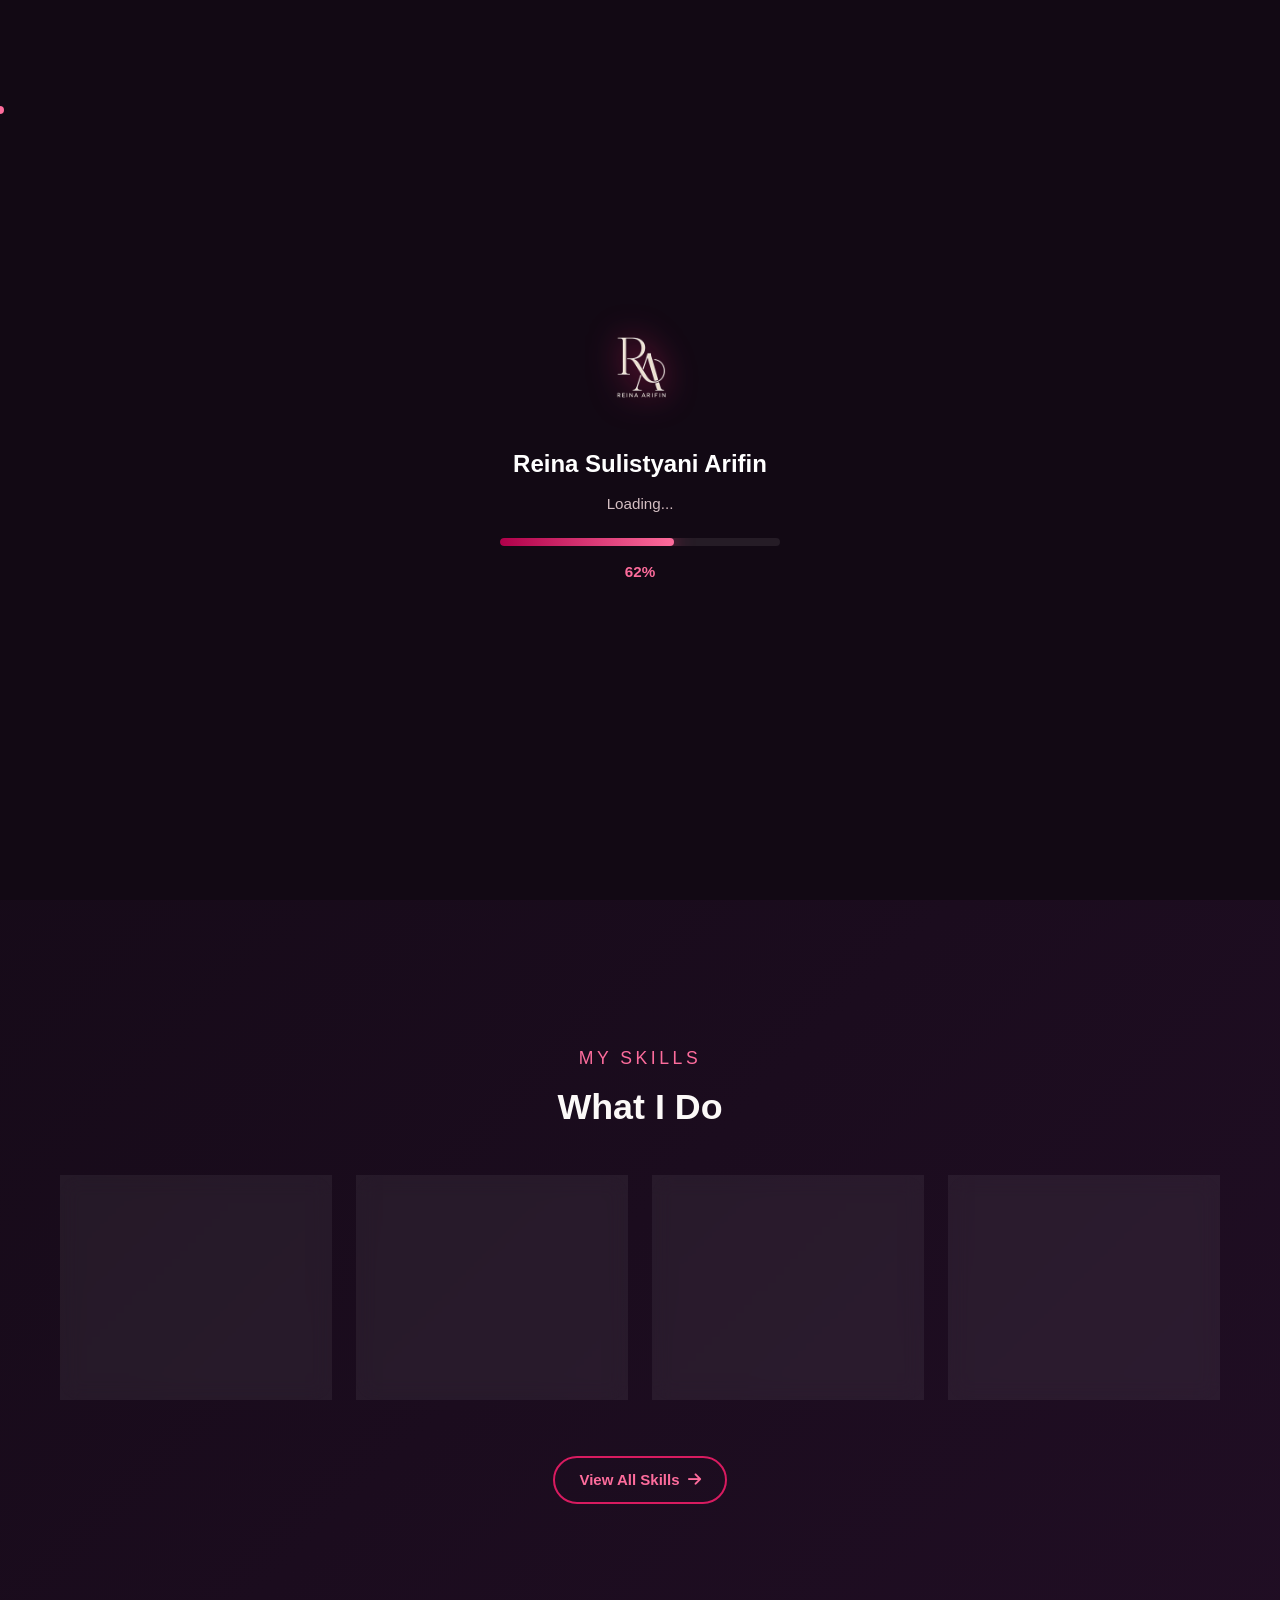
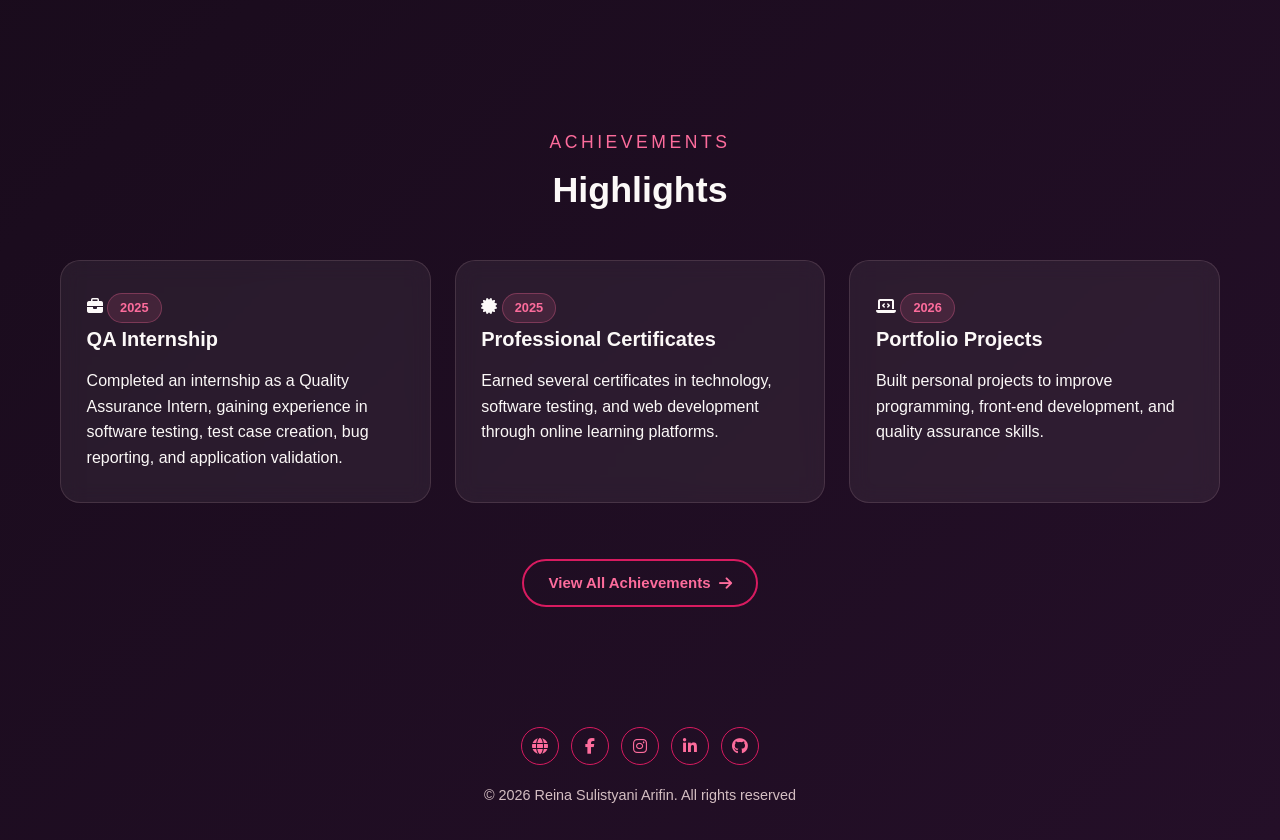
<file: index.html>
<!DOCTYPE html>
<html lang="id">
<head>
    <meta charset="UTF-8">
    <meta name="viewport" content="width=device-width, initial-scale=1.0">
    <title>Reina Sulistyani Arifin - Portofolio</title>
    <link rel="icon" type="image/png" href="src/image/logo.png">
    <meta name="description" content="Portofolio web pribadi Reina Sulistyani Arifin - QA & Web Developer.">

    <!-- CSS STYLESHEETS -->
    <link rel="stylesheet" href="src/css/style.css">
    <link rel="stylesheet" href="src/css/loading.css">
    <link rel="stylesheet" href="src/css/cursor.css">
    <link rel="stylesheet" href="src/css/typing.css">
    <link rel="stylesheet" href="src/css/tablet.css">
    <link rel="stylesheet" href="src/css/mobile.css">
    <link rel="stylesheet" href="src/css/responsive.css">

    <!-- FONT AWESOME ICONS -->
    <link rel="stylesheet" href="https://cdnjs.cloudflare.com/ajax/libs/font-awesome/6.7.2/css/all.min.css">
</head>

<body>
    <!-- PRELOADER SCREEN -->
    <div id="loader">
        <div class="loader-content">
            <img src="src/image/logo.png" alt="Logo" class="loader-logo">
            <h2>Reina Sulistyani Arifin</h2>
            <p>Loading...</p>
            <div class="progress-container">
                <div class="progress-bar" id="progress-bar"></div>
            </div>
            <span id="progress-text">0%</span>
        </div>
    </div>

    <!-- MOUSE CURSOR & PROGRESS -->
    <div class="cursor-dot"></div>
    <div class="cursor-outline"></div>
    <div id="scroll-progress"></div>
    <canvas id="stars"></canvas>

    <!-- HERO & NAVIGATION SECTION -->
    <header id="home" class="hero">
        <nav class="navbar">
            <div class="nav-links">
                <a href="index.html" class="nav-link active">
                    <i class="fa-solid fa-house"></i>
                    <span>Home</span>
                </a>
                <a href="about.html" class="nav-link">
                    <i class="fa-solid fa-user"></i>
                    <span>About</span>
                </a>
                <a href="achievement.html" class="nav-link">
                    <i class="fa-solid fa-trophy"></i>
                    <span>Achievements</span>
                </a>
                <a href="contact.html" class="nav-link">
                    <i class="fa-solid fa-envelope"></i>
                    <span>Contact</span>
                </a>
                <button id="theme-toggle" class="theme-toggle-btn" aria-label="Toggle theme">
                    <i class="fa-solid fa-sun icon-sun"></i>
                    <i class="fa-solid fa-moon icon-moon"></i>
                </button>
            </div>
        </nav>

        <section class="hero-content section">
            <div class="hero-text">
                <p class="eyebrow">HELLO, I'M</p>
                <h1>Reina Sulistyani Arifin</h1>
                <h2>
                    <span id="typing"></span>
                    <span class="cursor">|</span>
                </h2>
                <p>Informatics student passionate about technology, software development, and quality assurance. Experienced in QA through internship and always eager to learn, solve problems, and build reliable digital solutions.</p>
                
                <div class="cta-buttons">
                    <a href="about.html" class="btn btn-outline">
                        Learn More
                        <i class="fa-solid fa-arrow-right"></i>
                    </a>
                    <a href="achievement.html" class="btn btn-primary">View My Achievements</a>
                    <a href="contact.html" class="btn btn-secondary">Contact Me</a>
                </div>

                <div class="social-icons">
                    <a href="#" title="Website"><i class="fa-solid fa-globe"></i></a>
                    <a href="https://www.facebook.com/reina.arifin.7" target="_blank" title="Facebook"><i class="fa-brands fa-facebook-f"></i></a>
                    <a href="https://www.instagram.com/reinasulistyani/" target="_blank" title="Instagram"><i class="fa-brands fa-instagram"></i></a>
                    <a href="https://www.linkedin.com/in/reinasulistyaniarifin" target="_blank" title="LinkedIn"><i class="fa-brands fa-linkedin-in"></i></a>
                    <a href="https://github.com/ryeinsky" target="_blank" title="GitHub"><i class="fa-brands fa-github"></i></a>
                </div>
            </div>

            <div class="hero-avatar">
                <img src="src/image/rein.png" alt="Foto Profil Reina">
            </div>
        </section>
    </header>

    <!-- MAIN CONTENT SECTION -->
    <main>
        <!-- SKILLS SECTION -->
        <section class="home-skills section">
            <div class="section-title">
                <p>MY SKILLS</p>
                <h2>What I Do</h2>
            </div>
            <div class="skill-grid">
                <article class="skill-card">
                    <i class="fa-solid fa-vial"></i>
                    <h3>Software Testing</h3>
                    <p>Perform manual testing to ensure software quality, functionality, and reliability.</p>
                </article>
                <article class="skill-card">
                    <i class="fa-solid fa-list-check"></i>
                    <h3>Test Case Design</h3>
                    <p>Create structured and comprehensive test cases based on requirements and user scenarios.</p>
                </article>
                <article class="skill-card">
                    <i class="fa-solid fa-code"></i>
                    <h3>Web Development</h3>
                    <p>Build responsive websites using HTML, CSS, and JavaScript while continuously improving development skills.</p>
                </article>
                <article class="skill-card">
                    <i class="fa-solid fa-bug"></i>
                    <h3>Bug Reporting</h3>
                    <p>Identify issues, reproduce bugs, and provide clear reports to support the development process.</p>
                </article>
            </div>
            <div class="section-button">
                <a href="about.html" class="btn btn-outline">
                    View All Skills
                    <i class="fa-solid fa-arrow-right"></i>
                </a>
            </div>
        </section>

        <!-- ACHIEVEMENTS HIGHLIGHT SECTION -->
        <section class="home-achievements section">
            <div class="section-title">
                <p>ACHIEVEMENTS</p>
                <h2>Highlights</h2>
            </div>
            <div class="achievement-grid">
                <article class="achievement-card">
                    <i class="fa-solid fa-briefcase"></i>
                    <span class="achievement-year">2025</span>
                    <h3>QA Internship</h3>
                    <p>Completed an internship as a Quality Assurance Intern, gaining experience in software testing, test case creation, bug reporting, and application validation.</p>
                </article>
                <article class="achievement-card">
                    <i class="fa-solid fa-certificate"></i>
                    <span class="achievement-year">2025</span>
                    <h3>Professional Certificates</h3>
                    <p>Earned several certificates in technology, software testing, and web development through online learning platforms.</p>
                </article>
                <article class="achievement-card">
                    <i class="fa-solid fa-laptop-code"></i>
                    <span class="achievement-year">2026</span>
                    <h3>Portfolio Projects</h3>
                    <p>Built personal projects to improve programming, front-end development, and quality assurance skills.</p>
                </article>
            </div>

            <div class="section-button">
                <a href="achievement.html" class="btn btn-outline">
                    View All Achievements
                    <i class="fa-solid fa-arrow-right"></i>
                </a>
            </div>
        </section>
    </main>

    <!-- FOOTER SECTION -->
    <footer>
        <div class="social-icons">
            <a href="#" title="Website"><i class="fa-solid fa-globe"></i></a>
            <a href="https://www.facebook.com/reina.arifin.7" target="_blank" title="Facebook"><i class="fa-brands fa-facebook-f"></i></a>
            <a href="https://www.instagram.com/reinasulistyani/" target="_blank" title="Instagram"><i class="fa-brands fa-instagram"></i></a>
            <a href="https://www.linkedin.com/in/reinasulistyaniarifin" target="_blank" title="LinkedIn"><i class="fa-brands fa-linkedin-in"></i></a>
            <a href="https://github.com/ryeinsky" target="_blank" title="GitHub"><i class="fa-brands fa-github"></i></a>
        </div>
        <p>© 2026 Reina Sulistyani Arifin. All rights reserved</p>
    </footer>

    <!-- JAVASCRIPT SCRIPTS -->
    <script src="src/js/theme.js"></script>
    <script src="src/js/loading.js"></script>
    <script src="src/js/transition.js"></script>
    <script src="src/js/reveal.js"></script>
    <script src="src/js/typing.js"></script>
    <script src="src/js/particles.js"></script>
    <script src="src/js/scroll.js"></script>
    <script src="src/js/cursor.js"></script>
    <script src="src/js/navbar.js"></script>
</body>
</html>
</file>
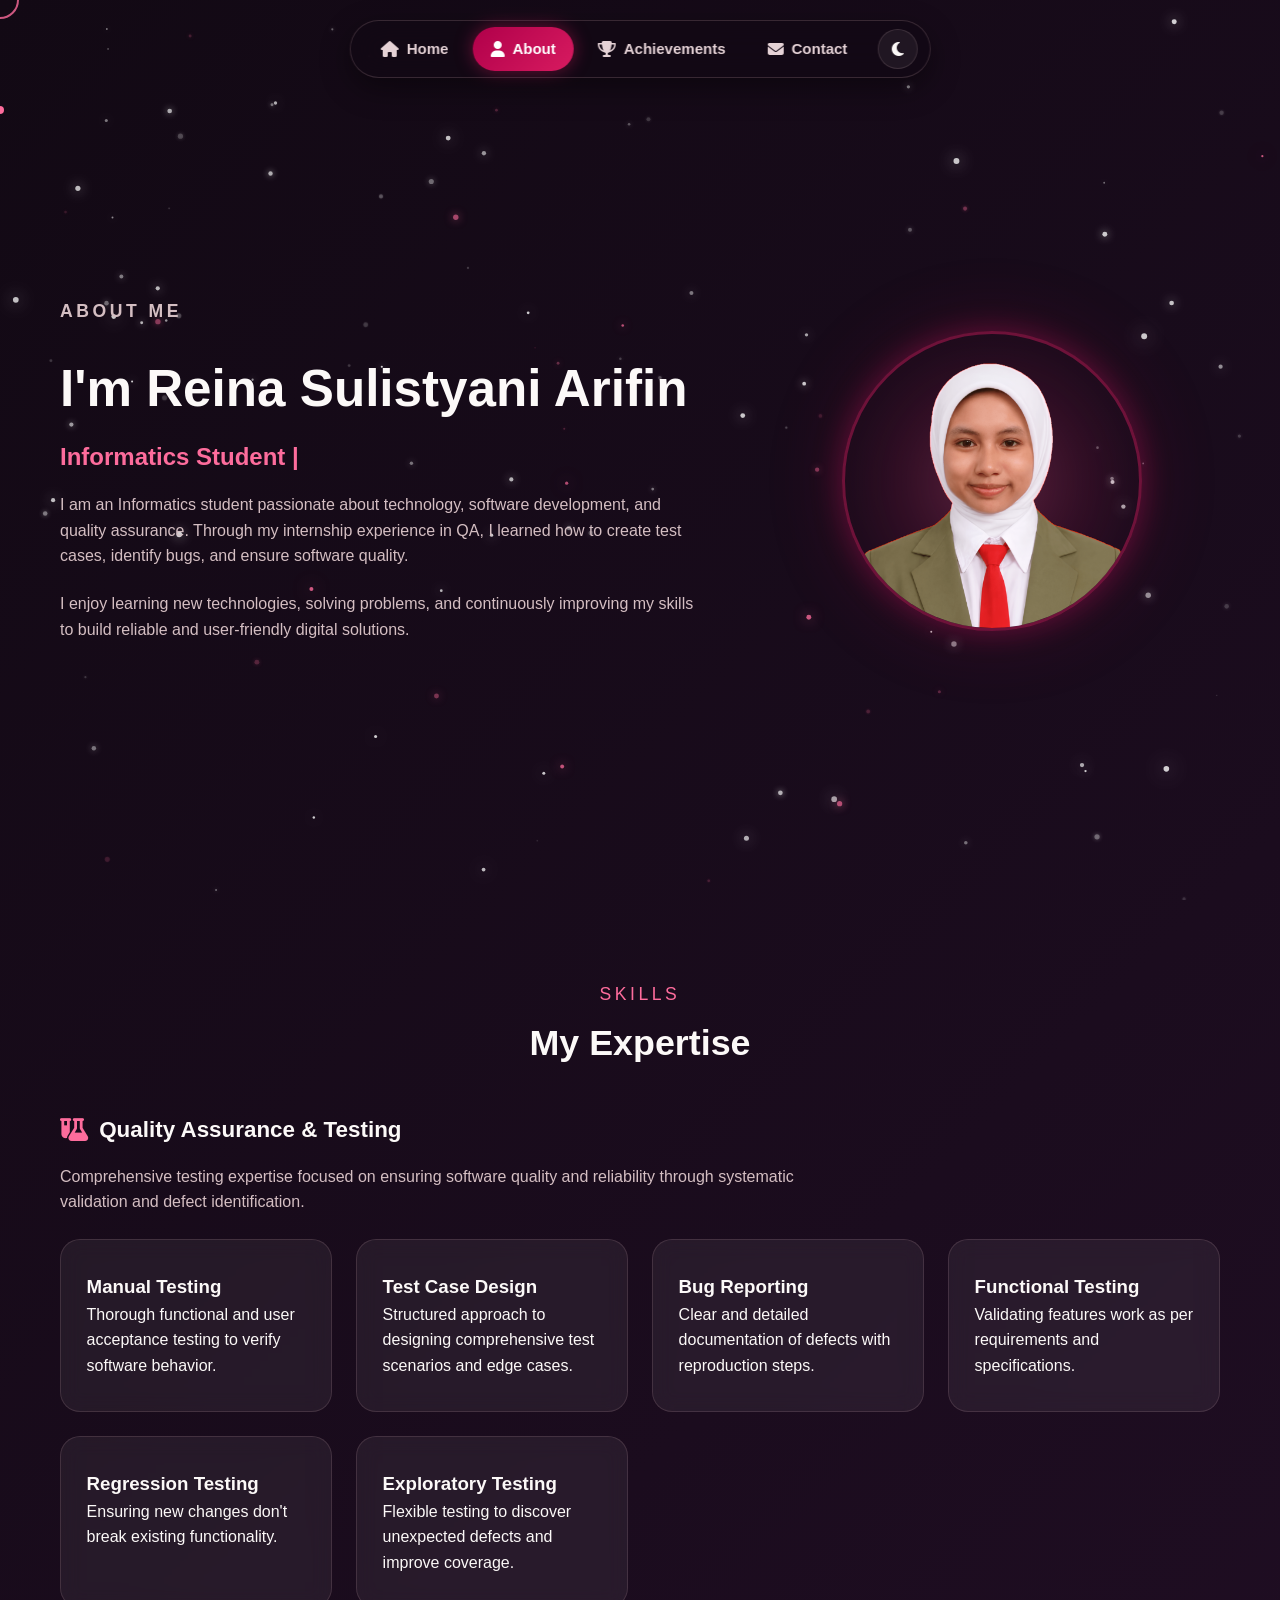
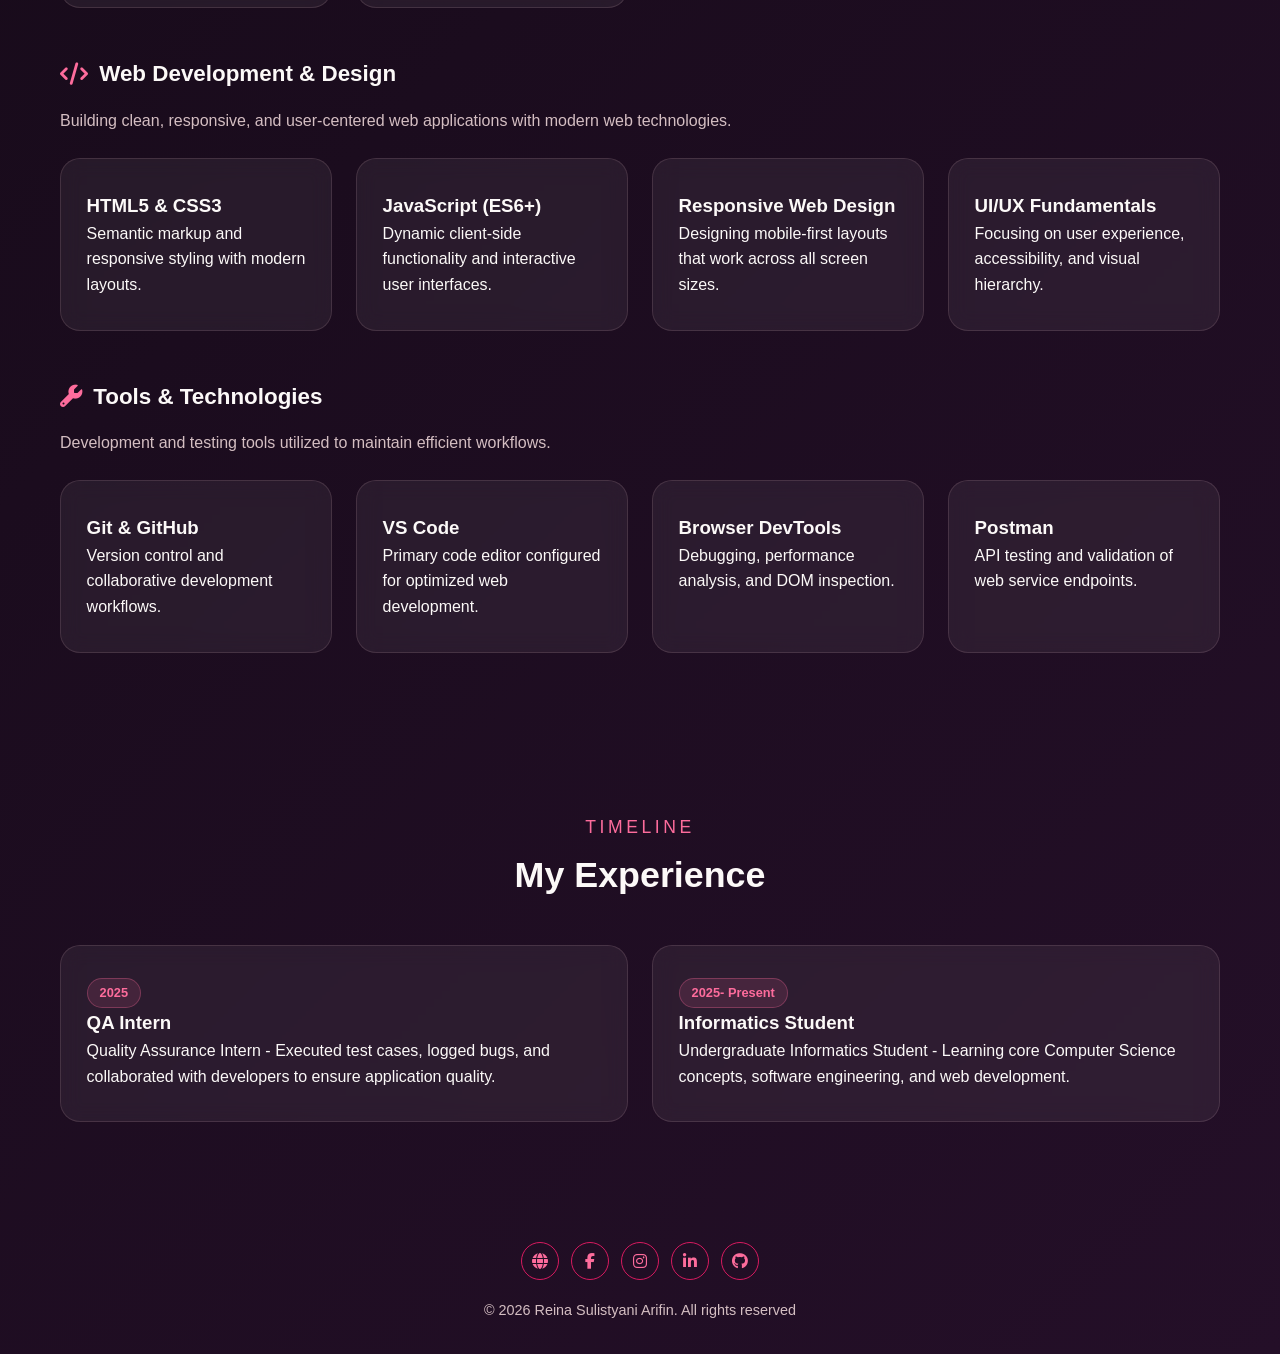
<file: about.html>
<!DOCTYPE html>
<html lang="id">
<head>
    <meta charset="UTF-8">
    <meta name="viewport" content="width=device-width, initial-scale=1.0">
    <title>About Me - Reina Sulistyani Arifin</title>
    <link rel="icon" type="image/png" href="src/image/logo.png">
    <meta name="description" content="Informasi mengenai profil, latar belakang pendidikan, keahlian QA, dan skill Reina Sulistyani Arifin.">

    <!-- CSS STYLESHEETS -->
    <link rel="stylesheet" href="src/css/style.css">
    <link rel="stylesheet" href="src/css/cursor.css">
    <link rel="stylesheet" href="src/css/typing.css">
    <link rel="stylesheet" href="src/css/tablet.css">
    <link rel="stylesheet" href="src/css/mobile.css">
    <link rel="stylesheet" href="src/css/responsive.css">

    <!-- FONT AWESOME ICONS -->
    <link rel="stylesheet" href="https://cdnjs.cloudflare.com/ajax/libs/font-awesome/6.7.2/css/all.min.css">
</head>

<body>
    <!-- MOUSE CURSOR & PROGRESS -->
    <div class="cursor-dot"></div>
    <div class="cursor-outline"></div>
    <div id="scroll-progress"></div>
    <canvas id="stars"></canvas>

    <!-- HERO & NAVIGATION SECTION -->
    <header class="hero">
        <nav class="navbar">
            <div class="nav-links">
                <a href="index.html" class="nav-link">
                    <i class="fa-solid fa-house"></i>
                    <span>Home</span>
                </a>
                <a href="about.html" class="nav-link active">
                    <i class="fa-solid fa-user"></i>
                    <span>About</span>
                </a>
                <a href="achievement.html" class="nav-link">
                    <i class="fa-solid fa-trophy"></i>
                    <span>Achievements</span>
                </a>
                <a href="contact.html" class="nav-link">
                    <i class="fa-solid fa-envelope"></i>
                    <span>Contact</span>
                </a>
                <button id="theme-toggle" class="theme-toggle-btn" aria-label="Toggle theme">
                    <i class="fa-solid fa-sun icon-sun"></i>
                    <i class="fa-solid fa-moon icon-moon"></i>
                </button>
            </div>
        </nav>

        <section class="hero-content section">
            <div class="hero-text">
                <p class="eyebrow">ABOUT ME</p>
                <h1>I'm Reina Sulistyani Arifin</h1>
                <h2>
                    <span id="typing"></span>
                    <span class="cursor">|</span>
                </h2>
                <p>I am an Informatics student passionate about technology, software development, and quality assurance. Through my internship experience in QA, I learned how to create test cases, identify bugs, and ensure software quality.</p>
                <p>I enjoy learning new technologies, solving problems, and continuously improving my skills to build reliable and user-friendly digital solutions.</p>   
            </div>
            <div class="avatar">
                <img src="src/image/rein.png" alt="Foto Profil Reina">
            </div>
        </section>
    </header>

    <!-- MAIN CONTENT SECTION -->
    <main>
        <!-- EXPERTISE & SKILLS SECTION -->
        <section id="skills" class="section">
            <div class="section-title">
                <p>SKILLS</p>
                <h2>My Expertise</h2>
            </div>
            
            <!-- Quality Assurance & Testing Category -->
            <div style="margin-bottom: 3rem;">
                <h3 style="font-size: 1.4rem; color: var(--text); margin-bottom: 1rem; display: flex; align-items: center; gap: 0.7rem;">
                    <i class="fa-solid fa-flask-vial" style="color: var(--accent);"></i> Quality Assurance & Testing
                </h3>
                <p style="color: var(--muted); margin-bottom: 1.5rem; max-width: 800px;">Comprehensive testing expertise focused on ensuring software quality and reliability through systematic validation and defect identification.</p>
                <div class="skill-grid">
                    <article class="skill-card">
                        <h3>Manual Testing</h3>
                        <p>Thorough functional and user acceptance testing to verify software behavior.</p>
                    </article>
                    <article class="skill-card">
                        <h3>Test Case Design</h3>
                        <p>Structured approach to designing comprehensive test scenarios and edge cases.</p>
                    </article>
                    <article class="skill-card">
                        <h3>Bug Reporting</h3>
                        <p>Clear and detailed documentation of defects with reproduction steps.</p>
                    </article>
                    <article class="skill-card">
                        <h3>Functional Testing</h3>
                        <p>Validating features work as per requirements and specifications.</p>
                    </article>
                    <article class="skill-card">
                        <h3>Regression Testing</h3>
                        <p>Ensuring new changes don't break existing functionality.</p>
                    </article>
                    <article class="skill-card">
                        <h3>Exploratory Testing</h3>
                        <p>Flexible testing to discover unexpected defects and improve coverage.</p>
                    </article>
                </div>
            </div>

            <!-- Web Development & Design Category -->
            <div style="margin-bottom: 3rem;">
                <h3 style="font-size: 1.4rem; color: var(--text); margin-bottom: 1rem; display: flex; align-items: center; gap: 0.7rem;">
                    <i class="fa-solid fa-code" style="color: var(--accent);"></i> Web Development & Design
                </h3>
                <p style="color: var(--muted); margin-bottom: 1.5rem; max-width: 800px;">Building clean, responsive, and user-centered web applications with modern web technologies.</p>
                <div class="skill-grid">
                    <article class="skill-card">
                        <h3>HTML5 & CSS3</h3>
                        <p>Semantic markup and responsive styling with modern layouts.</p>
                    </article>
                    <article class="skill-card">
                        <h3>JavaScript (ES6+)</h3>
                        <p>Dynamic client-side functionality and interactive user interfaces.</p>
                    </article>
                    <article class="skill-card">
                        <h3>Responsive Web Design</h3>
                        <p>Designing mobile-first layouts that work across all screen sizes.</p>
                    </article>
                    <article class="skill-card">
                        <h3>UI/UX Fundamentals</h3>
                        <p>Focusing on user experience, accessibility, and visual hierarchy.</p>
                    </article>
                </div>
            </div>

            <!-- Tools & Technologies Category -->
            <div>
                <h3 style="font-size: 1.4rem; color: var(--text); margin-bottom: 1rem; display: flex; align-items: center; gap: 0.7rem;">
                    <i class="fa-solid fa-wrench" style="color: var(--accent);"></i> Tools & Technologies
                </h3>
                <p style="color: var(--muted); margin-bottom: 1.5rem; max-width: 800px;">Development and testing tools utilized to maintain efficient workflows.</p>
                <div class="skill-grid">
                    <article class="skill-card">
                        <h3>Git & GitHub</h3>
                        <p>Version control and collaborative development workflows.</p>
                    </article>
                    <article class="skill-card">
                        <h3>VS Code</h3>
                        <p>Primary code editor configured for optimized web development.</p>
                    </article>
                    <article class="skill-card">
                        <h3>Browser DevTools</h3>
                        <p>Debugging, performance analysis, and DOM inspection.</p>
                    </article>
                    <article class="skill-card">
                        <h3>Postman</h3>
                        <p>API testing and validation of web service endpoints.</p>
                    </article>
                </div>
            </div>
        </section>

        <!-- EXPERIENCE TIMELINE SECTION -->
        <section id="experience" class="section">
            <div class="section-title">
                <p>TIMELINE</p>
                <h2>My Experience</h2>
            </div>
            <div class="skill-grid">
                <article class="skill-card">
                    <span class="achievement-year">2025</span>
                    <h3>QA Intern</h3>
                    <p>Quality Assurance Intern - Executed test cases, logged bugs, and collaborated with developers to ensure application quality.</p>
                </article>
                <article class="skill-card">
                    <span class="achievement-year">2025- Present</span>
                    <h3>Informatics Student</h3>
                    <p>Undergraduate Informatics Student - Learning core Computer Science concepts, software engineering, and web development.</p>
                </article>
            </div>
        </section>
    </main>

    <!-- FOOTER SECTION -->
    <footer>
        <div class="social-icons">
            <a href="#" title="Website"><i class="fa-solid fa-globe"></i></a>
            <a href="https://www.facebook.com/reina.arifin.7" target="_blank" title="Facebook"><i class="fa-brands fa-facebook-f"></i></a>
            <a href="https://www.instagram.com/reinasulistyani/" target="_blank" title="Instagram"><i class="fa-brands fa-instagram"></i></a>
            <a href="https://www.linkedin.com/in/reinasulistyaniarifin" target="_blank" title="LinkedIn"><i class="fa-brands fa-linkedin-in"></i></a>
            <a href="https://github.com/ryeinsky" target="_blank" title="GitHub"><i class="fa-brands fa-github"></i></a>
        </div>
        <p>© 2026 Reina Sulistyani Arifin. All rights reserved</p>
    </footer>

    <!-- JAVASCRIPT SCRIPTS -->
    <script src="src/js/theme.js"></script>
    <script src="src/js/transition.js"></script>
    <script src="src/js/reveal.js"></script>
    <script src="src/js/typing.js"></script>
    <script src="src/js/particles.js"></script>
    <script src="src/js/scroll.js"></script>
    <script src="src/js/cursor.js"></script>
    <script src="src/js/navbar.js"></script>
</body>
</html>
</file>
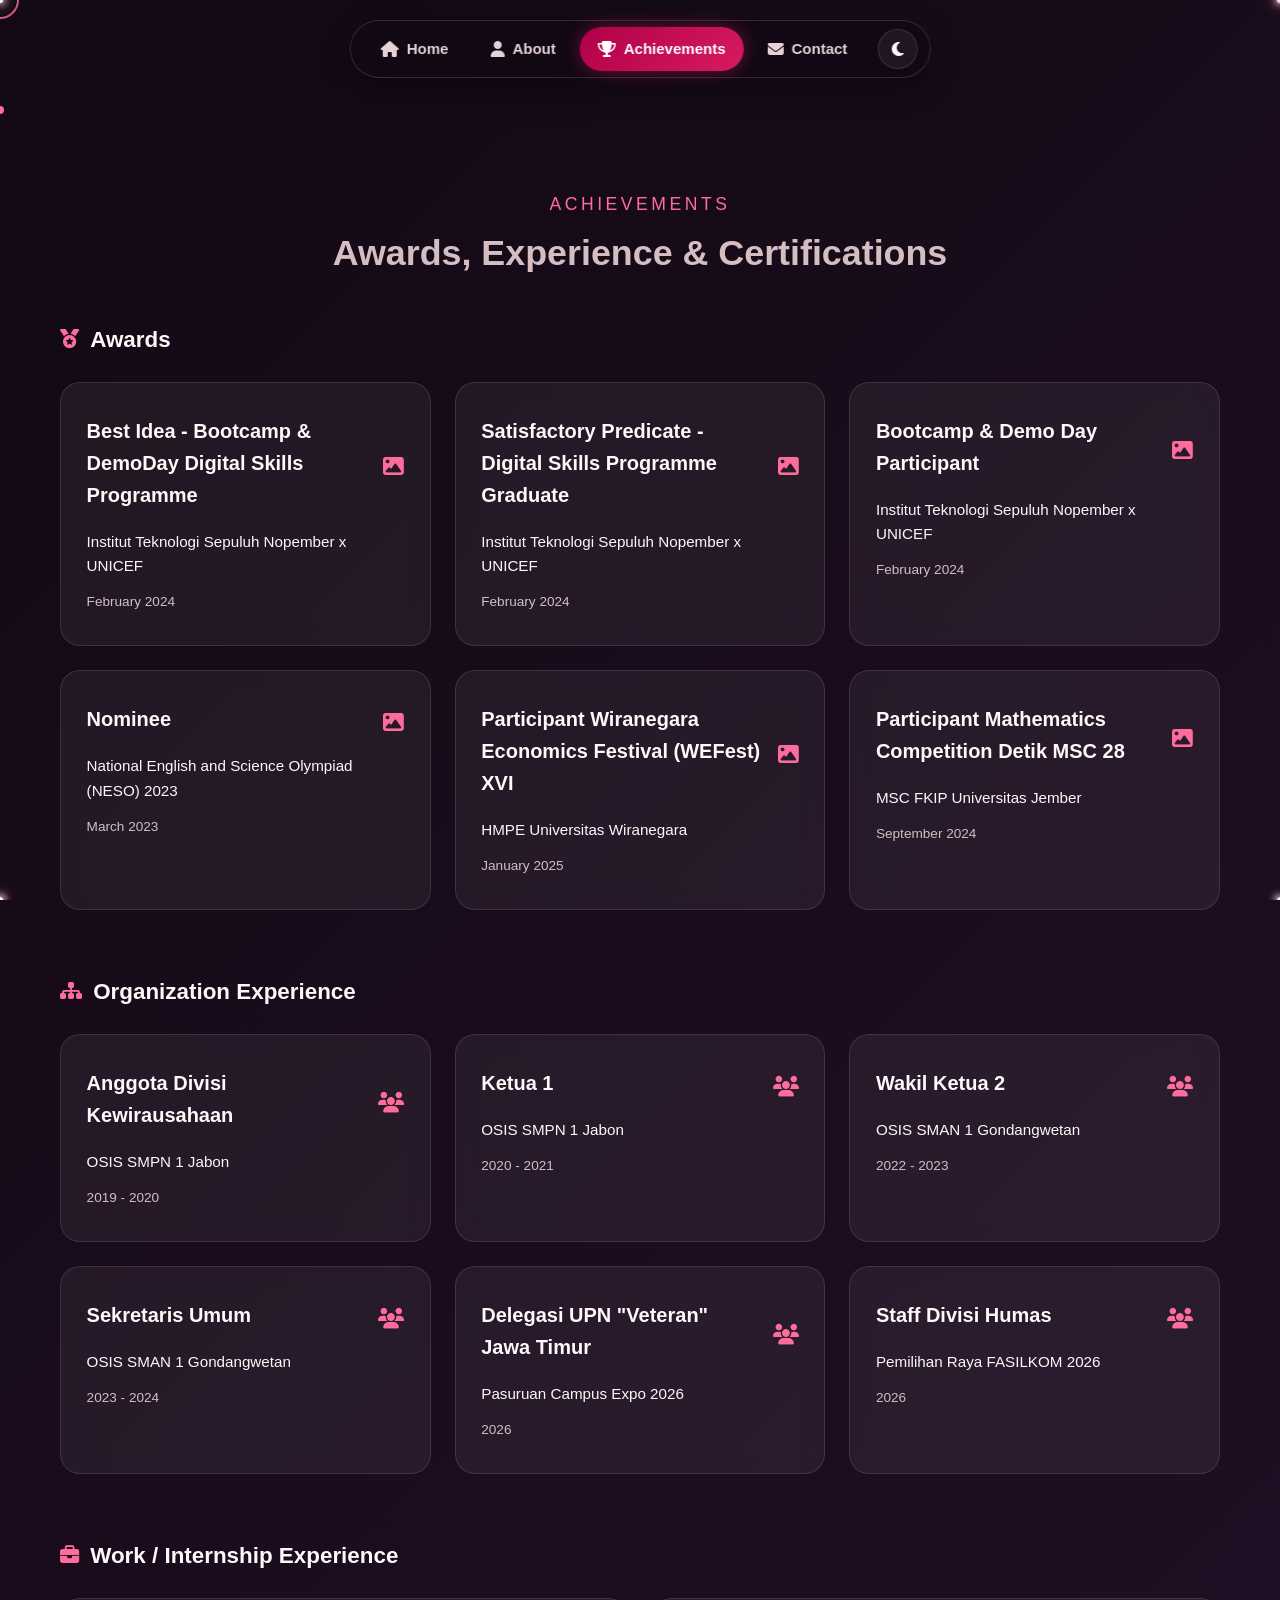
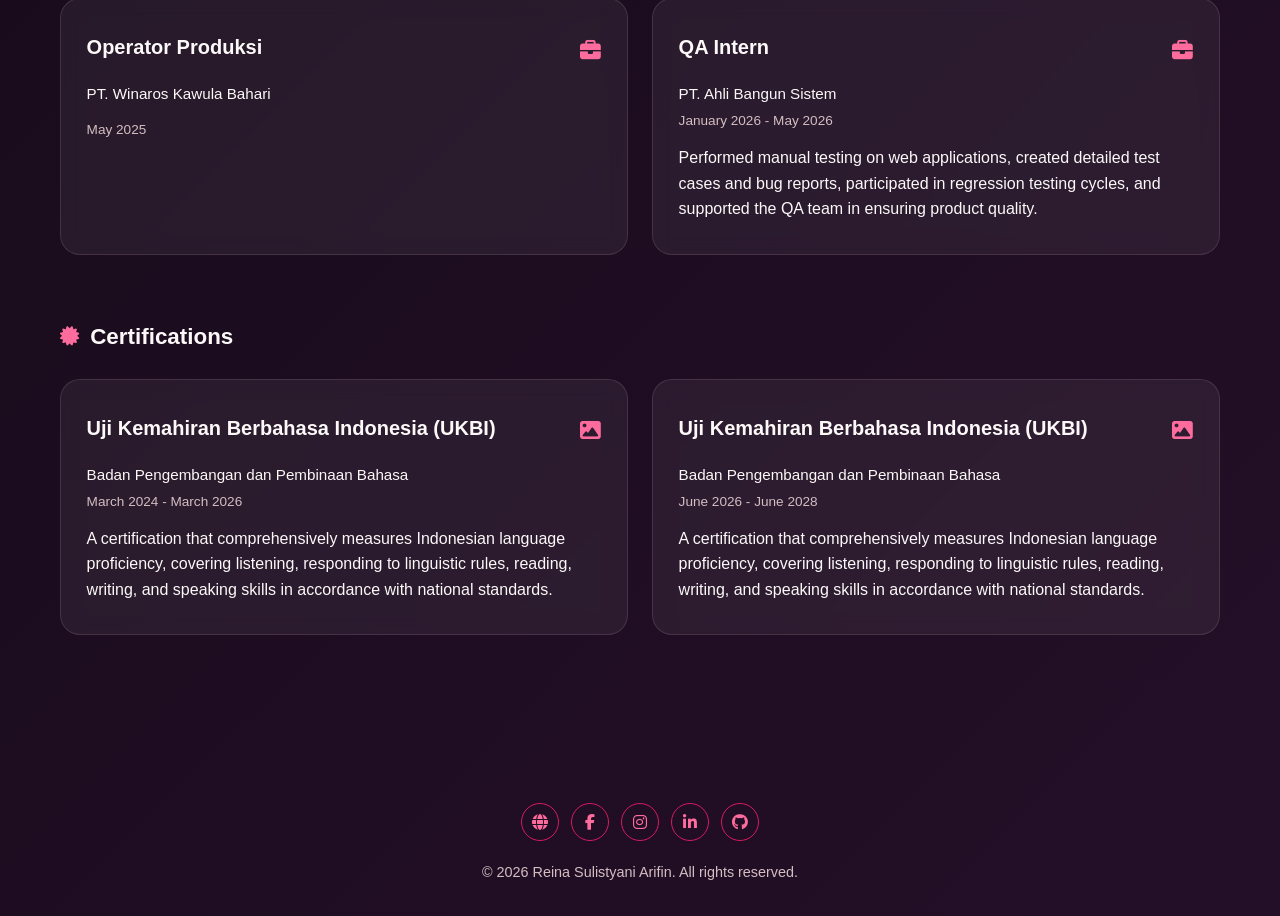
<file: achievement.html>
<!DOCTYPE html>
<html lang="id">
<head>
    <meta charset="UTF-8">
    <meta name="viewport" content="width=device-width, initial-scale=1.0">
    <title>Achievements & Certificates - Reina Sulistyani Arifin</title>
    <link rel="icon" type="image/png" href="src/image/logo.png">
    <meta name="description" content="Daftar pencapaian, sertifikat profesional, dan penghargaan Reina Sulistyani Arifin.">

    <!-- CSS STYLESHEETS -->
    <link rel="stylesheet" href="src/css/style.css">
    <link rel="stylesheet" href="src/css/cursor.css">
    <link rel="stylesheet" href="src/css/tablet.css">
    <link rel="stylesheet" href="src/css/mobile.css">
    <link rel="stylesheet" href="src/css/responsive.css">

    <!-- FONT AWESOME ICONS -->
    <link rel="stylesheet" href="https://cdnjs.cloudflare.com/ajax/libs/font-awesome/6.7.2/css/all.min.css">
</head>

<body>
    <!-- MOUSE CURSOR & PROGRESS -->
    <div class="cursor-dot"></div>
    <div class="cursor-outline"></div>
    <div id="scroll-progress"></div>
    <canvas id="stars"></canvas>

    <!-- HERO & NAVIGATION SECTION -->
    <header class="hero">
        <nav class="navbar">
            <div class="nav-links">
                <a href="index.html" class="nav-link">
                    <i class="fa-solid fa-house"></i>
                    <span>Home</span>
                </a>
                <a href="about.html" class="nav-link">
                    <i class="fa-solid fa-user"></i>
                    <span>About</span>
                </a>
                <a href="achievement.html" class="nav-link active">
                    <i class="fa-solid fa-trophy"></i>
                    <span>Achievements</span>
                </a>
                <a href="contact.html" class="nav-link">
                    <i class="fa-solid fa-envelope"></i>
                    <span>Contact</span>
                </a>
                <button id="theme-toggle" class="theme-toggle-btn" aria-label="Toggle theme">
                    <i class="fa-solid fa-sun icon-sun"></i>
                    <i class="fa-solid fa-moon icon-moon"></i>
                </button>
            </div>
        </nav>

        <section id="achievement" class="section">

    <!-- SECTION TITLE -->
    <div class="section-title">
        <p>ACHIEVEMENTS</p>
        <h2>Awards, Experience & Certifications</h2>
    </div>


    <!-- ==================================================
         AWARDS
    ================================================== -->
    <div class="achievement-category">

        <div class="category-title">
            <i class="fa-solid fa-medal"></i>
            <h3>Awards</h3>
        </div>

        <div class="achievement-grid">

            <!-- Award 1 -->
            <article class="achievement-card"
                     data-preview="src/image/BestIdea.png">

                <div class="card-header">
                    <h3>Best Idea - Bootcamp & DemoDay Digital Skills Programme</h3>
                    <i class="fa-solid fa-image"></i>
                </div>

                <p class="card-organizer">
                    Institut Teknologi Sepuluh Nopember x UNICEF
                </p>

                <p class="card-date">
                    February 2024
                </p>

            </article>


            <!-- Award 2 -->
            <article class="achievement-card"
                     data-preview="src/image/Graduate.png">

                <div class="card-header">
                    <h3>Satisfactory Predicate - Digital Skills Programme Graduate</h3>
                    <i class="fa-solid fa-image"></i>
                </div>

                <p class="card-organizer">
                    Institut Teknologi Sepuluh Nopember x UNICEF
                </p>

                <p class="card-date">
                    February 2024
                </p>

            </article>


            <!-- Award 3 -->
            <article class="achievement-card"
                     data-preview="src/image/Participant.png">

                <div class="card-header">
                    <h3>Bootcamp & Demo Day Participant</h3>
                    <i class="fa-solid fa-image"></i>
                </div>

                <p class="card-organizer">
                    Institut Teknologi Sepuluh Nopember x UNICEF
                </p>

                <p class="card-date">
                    February 2024
                </p>

            </article>


            <!-- Award 4 -->
            <article class="achievement-card"
                     data-preview="src/image/NESO.png">

                <div class="card-header">
                    <h3>Nominee</h3>
                    <i class="fa-solid fa-image"></i>
                </div>

                <p class="card-organizer">
                    National English and Science Olympiad (NESO) 2023
                </p>

                <p class="card-date">
                    March 2023
                </p>

            </article>


            <!-- Award 5 -->
            <article class="achievement-card"
                     data-preview="src/image/WEFest.png">

                <div class="card-header">
                    <h3>Participant Wiranegara Economics Festival (WEFest) XVI</h3>
                    <i class="fa-solid fa-image"></i>
                </div>

                <p class="card-organizer">
                    HMPE Universitas Wiranegara
                </p>

                <p class="card-date">
                    January 2025
                </p>

            </article>


            <!-- Award 6 -->
            <article class="achievement-card"
                     data-preview="src/image/MSC.png">

                <div class="card-header">
                    <h3>Participant Mathematics Competition Detik MSC 28</h3>
                    <i class="fa-solid fa-image"></i>
                </div>

                <p class="card-organizer">
                    MSC FKIP Universitas Jember
                </p>

                <p class="card-date">
                    September 2024
                </p>

            </article>

        </div>
    </div>



    <!-- ==================================================
         ORGANIZATION EXPERIENCE
    ================================================== -->
    <div class="achievement-category">

        <div class="category-title">
            <i class="fa-solid fa-sitemap"></i>
            <h3>Organization Experience</h3>
        </div>

        <div class="achievement-grid">

            <!-- Organization 1 -->
            <article class="achievement-card">

                <div class="card-header">
                    <h3>Anggota Divisi Kewirausahaan</h3>
                    <i class="fa-solid fa-users"></i>
                </div>

                <p class="card-organizer">
                    OSIS SMPN 1 Jabon
                </p>

                <p class="card-date">
                    2019 - 2020
                </p>

            </article>


            <!-- Organization 2 -->
            <article class="achievement-card">

                <div class="card-header">
                    <h3>Ketua 1</h3>
                    <i class="fa-solid fa-users"></i>
                </div>

                <p class="card-organizer">
                    OSIS SMPN 1 Jabon
                </p>

                <p class="card-date">
                    2020 - 2021
                </p>

            </article>


            <!-- Organization 3 -->
            <article class="achievement-card">

                <div class="card-header">
                    <h3>Wakil Ketua 2</h3>
                    <i class="fa-solid fa-users"></i>
                </div>

                <p class="card-organizer">
                    OSIS SMAN 1 Gondangwetan
                </p>

                <p class="card-date">
                    2022 - 2023
                </p>

            </article>


            <!-- Organization 4 -->
            <article class="achievement-card">

                <div class="card-header">
                    <h3>Sekretaris Umum</h3>
                    <i class="fa-solid fa-users"></i>
                </div>

                <p class="card-organizer">
                    OSIS SMAN 1 Gondangwetan
                </p>

                <p class="card-date">
                    2023 - 2024
                </p>

            </article>


            <!-- Organization 5 -->
            <article class="achievement-card">

                <div class="card-header">
                    <h3>Delegasi UPN "Veteran" Jawa Timur</h3>
                    <i class="fa-solid fa-users"></i>
                </div>

                <p class="card-organizer">
                    Pasuruan Campus Expo 2026
                </p>

                <p class="card-date">
                    2026
                </p>

            </article>


            <!-- Organization 6 -->
            <article class="achievement-card"
                     data-preview="src/image/PEMIRA.jpg">

                <div class="card-header">
                    <h3>Staff Divisi Humas</h3>
                    <i class="fa-solid fa-users"></i>
                </div>

                <p class="card-organizer">
                    Pemilihan Raya FASILKOM 2026
                </p>

                <p class="card-date">
                    2026
                </p>

            </article>

        </div>
    </div>



    <!-- ==================================================
         WORK / INTERNSHIP EXPERIENCE
    ================================================== -->
    <div class="achievement-category">

        <div class="category-title">
            <i class="fa-solid fa-briefcase"></i>
            <h3>Work / Internship Experience</h3>
        </div>

        <div class="achievement-grid">

            <!-- Work 1 -->
            <article class="achievement-card">

                <div class="card-header">
                    <h3>Operator Produksi</h3>
                    <i class="fa-solid fa-briefcase"></i>
                </div>

                <p class="card-organizer">
                    PT. Winaros Kawula Bahari
                </p>

                <p class="card-date">
                    May 2025
                </p>

            </article>


            <!-- Work 2 -->
            <article class="achievement-card">

                <div class="card-header">
                    <h3>QA Intern</h3>
                    <i class="fa-solid fa-briefcase"></i>
                </div>

                <p class="card-organizer">
                    PT. Ahli Bangun Sistem
                </p>

                <p class="card-date">
                    January 2026 - May 2026
                </p>

                <p>
                    Performed manual testing on web applications,
                    created detailed test cases and bug reports,
                    participated in regression testing cycles,
                    and supported the QA team in ensuring product quality.
                </p>

            </article>

        </div>
    </div>



    <!-- ==================================================
         CERTIFICATIONS
    ================================================== -->
    <div class="achievement-category">

        <div class="category-title">
            <i class="fa-solid fa-certificate"></i>
            <h3>Certifications</h3>
        </div>

        <div class="achievement-grid">

            <!-- Certification 1 -->
            <article class="achievement-card"
                     data-preview="src/image/UKBI1.png">

                <div class="card-header">
                    <h3>Uji Kemahiran Berbahasa Indonesia (UKBI)</h3>
                    <i class="fa-solid fa-image"></i>
                </div>

                <p class="card-organizer">
                    Badan Pengembangan dan Pembinaan Bahasa
                </p>

                <p class="card-date">
                    March 2024 - March 2026
                </p>

                <p>
                    A certification that comprehensively measures
                    Indonesian language proficiency, covering listening,
                    responding to linguistic rules, reading, writing,
                    and speaking skills in accordance with national standards.
                </p>

            </article>


            <!-- Certification 2 -->
            <article class="achievement-card"
                     data-preview="src/image/UKBI2.png">

                <div class="card-header">
                    <h3>Uji Kemahiran Berbahasa Indonesia (UKBI)</h3>
                    <i class="fa-solid fa-image"></i>
                </div>

                <p class="card-organizer">
                    Badan Pengembangan dan Pembinaan Bahasa
                </p>

                <p class="card-date">
                    June 2026 - June 2028
                </p>

                <p>
                    A certification that comprehensively measures
                    Indonesian language proficiency, covering listening,
                    responding to linguistic rules, reading, writing,
                    and speaking skills in accordance with national standards.
                </p>

            </article>

        </div>
    </div>

</section>
    </header>

    <!-- FOOTER SECTION -->
    <footer>
        <div class="social-icons">
            <a href="#" title="Website"><i class="fa-solid fa-globe"></i></a>
            <a href="https://www.facebook.com/reina.arifin.7" target="_blank" title="Facebook"><i class="fa-brands fa-facebook-f"></i></a>
            <a href="https://www.instagram.com/reinasulistyani/" target="_blank" title="Instagram"><i class="fa-brands fa-instagram"></i></a>
            <a href="https://www.linkedin.com/in/reinasulistyaniarifin" target="_blank" title="LinkedIn"><i class="fa-brands fa-linkedin-in"></i></a>
            <a href="https://github.com/ryeinsky" target="_blank" title="GitHub"><i class="fa-brands fa-github"></i></a>
        </div>
        <p>© 2026 Reina Sulistyani Arifin. All rights reserved.</p>
    </footer>

    <!-- FLOATING PREVIEW CONTAINER -->
    <div id="preview-container" class="preview-container"></div>

    <!-- JAVASCRIPT SCRIPTS -->
    <script src="src/js/theme.js"></script>
    <script src="src/js/transition.js"></script>
    <script src="src/js/reveal.js"></script>
    <script src="src/js/typing.js"></script>
    <script src="src/js/particles.js"></script>
    <script src="src/js/achievementcard.js"></script>
    <script src="src/js/scroll.js"></script>
    <script src="src/js/cursor.js"></script>
    <script src="src/js/navbar.js"></script>
</body>
</html>
</file>
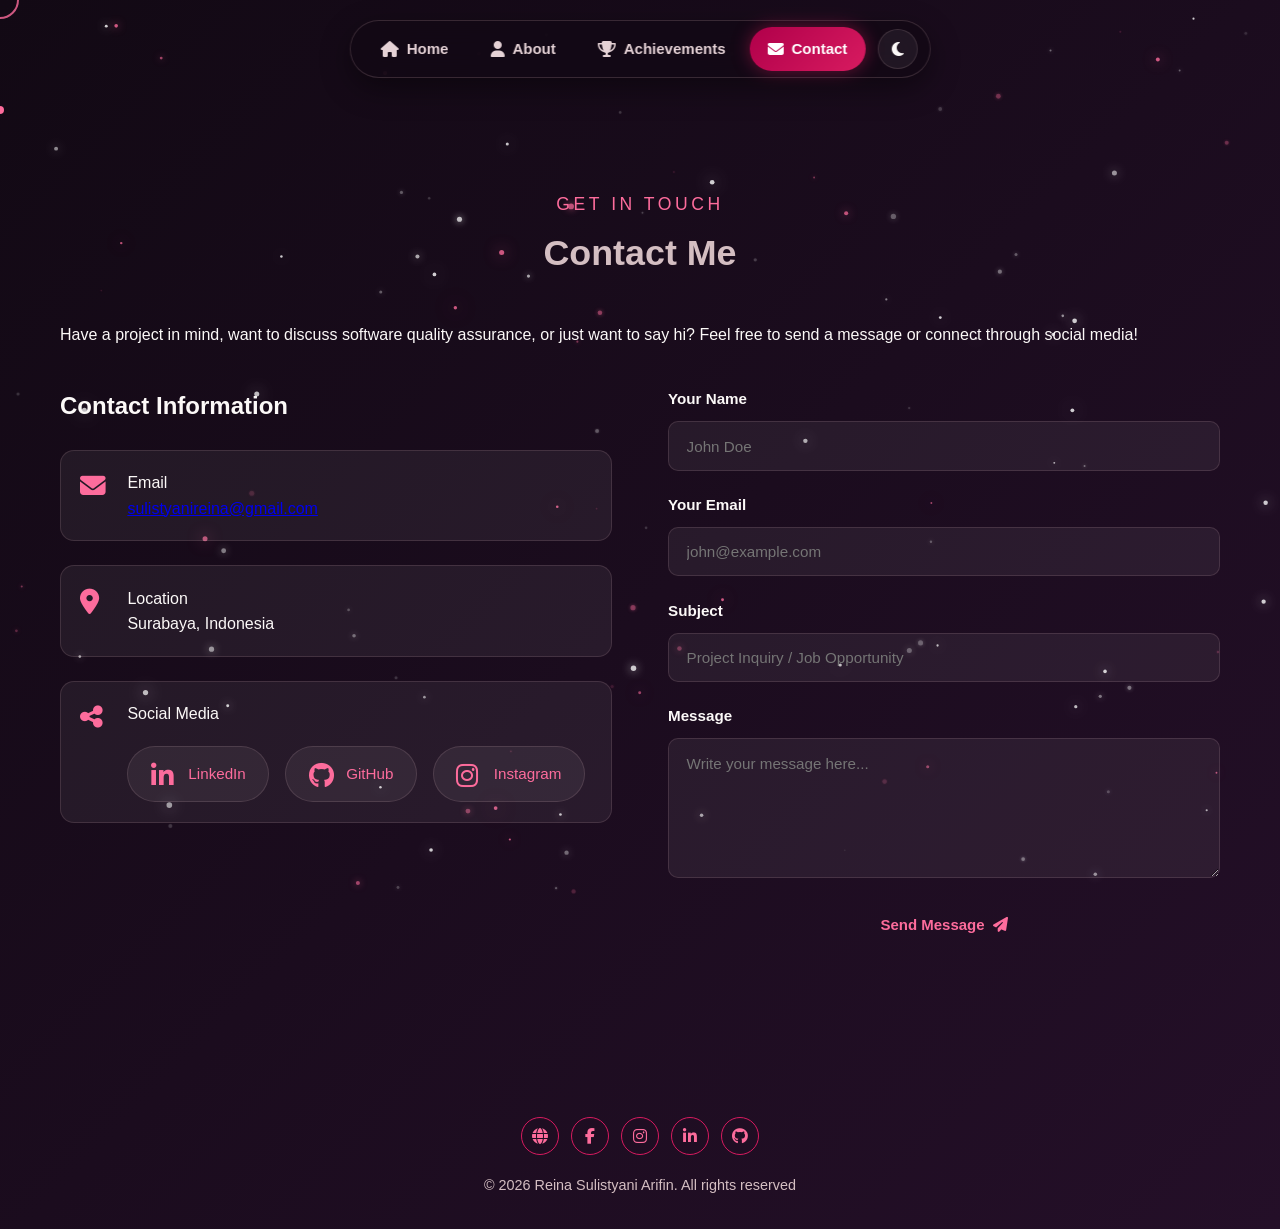
<file: contact.html>
<!DOCTYPE html>
<html lang="id">
<head>
    <meta charset="UTF-8">
    <meta name="viewport" content="width=device-width, initial-scale=1.0">
    <title>Contact Me - Reina Sulistyani Arifin</title>
    <link rel="icon" type="image/png" href="src/image/logo.png">
    <meta name="description" content="Hubungi Reina Sulistyani Arifin melalui formulir kontak atau media sosial.">

    <!-- CSS STYLESHEETS -->
    <link rel="stylesheet" href="src/css/style.css">
    <link rel="stylesheet" href="src/css/cursor.css">
    <link rel="stylesheet" href="src/css/tablet.css">
    <link rel="stylesheet" href="src/css/mobile.css">
    <link rel="stylesheet" href="src/css/responsive.css">

    <!-- FONT AWESOME ICONS -->
    <link rel="stylesheet" href="https://cdnjs.cloudflare.com/ajax/libs/font-awesome/6.7.2/css/all.min.css">
</head>

<body>
    <!-- MOUSE CURSOR & PROGRESS -->
    <div class="cursor-dot"></div>
    <div class="cursor-outline"></div>
    <div id="scroll-progress"></div>
    <canvas id="stars"></canvas>

    <!-- HERO & NAVIGATION SECTION -->
    <header class="hero">
        <nav class="navbar">
            <div class="nav-links">
                <a href="index.html" class="nav-link">
                    <i class="fa-solid fa-house"></i>
                    <span>Home</span>
                </a>
                <a href="about.html" class="nav-link">
                    <i class="fa-solid fa-user"></i>
                    <span>About</span>
                </a>
                <a href="achievement.html" class="nav-link">
                    <i class="fa-solid fa-trophy"></i>
                    <span>Achievements</span>
                </a>
                <a href="contact.html" class="nav-link active">
                    <i class="fa-solid fa-envelope"></i>
                    <span>Contact</span>
                </a>
                <button id="theme-toggle" class="theme-toggle-btn" aria-label="Toggle theme">
                    <i class="fa-solid fa-sun icon-sun"></i>
                    <i class="fa-solid fa-moon icon-moon"></i>
                </button>
            </div>
        </nav>

        <!-- CONTACT SECTION -->
        <section id="contact" class="section contact-section">
            <div class="section-title">
                <p>GET IN TOUCH</p>
                <h2>Contact Me</h2>
            </div>
            
            <p class="contact-intro">
                Have a project in mind, want to discuss software quality assurance, or just want to say hi? 
                Feel free to send a message or connect through social media!
            </p>

            <div class="contact-container">
                <!-- Contact Info Details -->
                <div class="contact-info">
                    <h3>Contact Information</h3>
                    
                    <div class="info-item">
                        <i class="fa-solid fa-envelope"></i>
                        <div>
                            <p class="info-label">Email</p>
                            <a href="mailto:sulistyanireina@gmail.com">sulistyanireina@gmail.com</a>
                        </div>
                    </div>

                    <div class="info-item">
                        <i class="fa-solid fa-location-dot"></i>
                        <div>
                            <p class="info-label">Location</p>
                            <p>Surabaya, Indonesia</p>
                        </div>
                    </div>

                    <div class="info-item">
                        <i class="fa-solid fa-share-nodes"></i>
                        <div>
                            <p class="info-label">Social Media</p>
                            <div class="social-links">
                                <a href="https://www.linkedin.com/in/reinasulistyaniarifin" target="_blank">
                                    <i class="fa-brands fa-linkedin-in"></i>
                                    LinkedIn
                                </a>
                                <a href="https://github.com/ryeinsky" target="_blank">
                                    <i class="fa-brands fa-github"></i>
                                    GitHub
                                </a>
                                <a href="https://www.instagram.com/reinasulistyani/" target="_blank">
                                    <i class="fa-brands fa-instagram"></i>
                                    Instagram
                                </a>
                            </div>
                        </div>
                    </div>
                </div>

                <!-- Contact Form -->
                <form id="contact-form" class="contact-form"
                action="https://formspree.io/f/xaqrzwny"
                method="POST">
                    <div class="form-group">
                        <label for="name">Your Name</label>
                        <input type="text" id="name" name="name" placeholder="John Doe" required>
                    </div>

                    <div class="form-group">
                        <label for="email">Your Email</label>
                        <input type="email" id="email" name="email" placeholder="john@example.com" required>
                    </div>

                    <div class="form-group">
                        <label for="subject">Subject</label>
                        <input type="text" id="subject" name="subject" placeholder="Project Inquiry / Job Opportunity" required>
                    </div>

                    <div class="form-group">
                        <label for="message">Message</label>
                        <textarea id="message" name="message" placeholder="Write your message here..." required></textarea>
                    </div>

                    <button type="submit" class="btn btn-primary" style="cursor: pointer; border: none; width: 100%;">
                        Send Message
                        <i class="fa-solid fa-paper-plane"></i>
                    </button>
                </form>
            </div>
        </section>
    </header>

    <!-- FOOTER SECTION -->
    <footer>
        <div class="social-icons">
            <a href="#" title="Website"><i class="fa-solid fa-globe"></i></a>
            <a href="https://www.facebook.com/reina.arifin.7" target="_blank" title="Facebook"><i class="fa-brands fa-facebook-f"></i></a>
            <a href="https://www.instagram.com/reinasulistyani/" target="_blank" title="Instagram"><i class="fa-brands fa-instagram"></i></a>
            <a href="https://www.linkedin.com/in/reinasulistyaniarifin" target="_blank" title="LinkedIn"><i class="fa-brands fa-linkedin-in"></i></a>
            <a href="https://github.com/ryeinsky" target="_blank" title="GitHub"><i class="fa-brands fa-github"></i></a>
        </div>
        <p>© 2026 Reina Sulistyani Arifin. All rights reserved</p>
    </footer>

    <!-- SUCCESS POPUP MODAL -->
    <div id="success-popup" class="popup">
        <div class="popup-content">
            <div class="popup-icon">
                <i class="fa-solid fa-check"></i>
            </div>
            <h3>Message Sent!</h3>
            <p>
                Thank you for reaching out.
                I'll get back to you as soon as possible.
            </p>
            <button id="close-popup" class="popup-button">
                Close
            </button>
        </div>
    </div>

    <!-- JAVASCRIPT SCRIPTS -->
    <script src="src/js/theme.js"></script>
    <script src="src/js/transition.js"></script>
    <script src="src/js/reveal.js"></script>
    <script src="src/js/typing.js"></script>
    <script src="src/js/particles.js"></script>
    <script src="src/js/scroll.js"></script>
    <script src="src/js/cursor.js"></script>
    <script src="src/js/contact.js"></script>
    <script src="src/js/navbar.js"></script>
</body>
</html>
</file>
<file: src/css/style.css>
/* ==========================================================
   GLOBAL DESIGN SYSTEM & CSS VARIABLES
   ========================================================== */
:root {
    --bg: #120914;
    --bg-soft: #1c0e20;
    --text: #fcf9f8;
    --muted: #d4bec2;
    --accent: #fd6c9c;
    --accent-2: #b0004a;
    --card: rgba(255, 255, 255, 0.06);
    --border: rgba(227, 189, 195, 0.15);
    --card-shadow: 0 10px 30px rgba(0, 0, 0, 0.2);
}

/* ==========================================================
   LIGHT MODE THEME OVERRIDES
   ========================================================== */
body.light-mode {
    --bg: #fff9fb;
    --bg-soft: #f9ecf2;
    --text: #2b141e;
    --muted: #6d4c57;
    --accent: #d81b60;
    --accent-2: #b0004a;
    --card: #ffffff;
    --border: rgba(227, 189, 195, 0.45);
    --card-shadow: 0 8px 24px rgba(176, 0, 74, 0.08);

    background: linear-gradient(135deg, #fff9fb, #fcedf3);
    color: var(--text);
}

body.light-mode h1,
body.light-mode h2,
body.light-mode h3,
body.light-mode h4,
body.light-mode .card-header h3,
body.light-mode .info-label,
body.light-mode .skill-card h3,
body.light-mode .work-card h3,
body.light-mode .contact-info h3,
body.light-mode .form-group label {
    color: #2b141e;
}

body.light-mode .navbar {
    background: rgba(255, 255, 255, 0.88);
    border-color: rgba(227, 189, 195, 0.5);
    box-shadow: 0 10px 30px rgba(176, 0, 74, 0.12);
}

body.light-mode .nav-link {
    color: #5a3a46;
}

body.light-mode .nav-link:hover {
    background: rgba(216, 27, 96, 0.08);
    color: #d81b60;
}

body.light-mode .nav-link.active {
    color: white;
}

body.light-mode .skill-card,
body.light-mode .achievement-card,
body.light-mode .work-card,
body.light-mode .info-item {
    background: #ffffff;
    border-color: rgba(227, 189, 195, 0.4);
    box-shadow: 0 8px 24px rgba(176, 0, 74, 0.08);
}

body.light-mode .form-group input,
body.light-mode .form-group textarea {
    background: #ffffff;
    border-color: rgba(227, 189, 195, 0.5);
    color: #2b141e;
}

body.light-mode .form-group input::placeholder,
body.light-mode .form-group textarea::placeholder {
    color: #a08287;
}

body.light-mode #loader {
    background: #fff9fb;
}

body.light-mode .loader-content h2 {
    color: #2b141e;
}

/* ==========================================================
   RESET & BASE STYLES
   ========================================================== */
* {
    box-sizing: border-box;
    margin: 0;
    padding: 0;
}

html {
    scroll-behavior: smooth;
    max-width: 100vw;
    overflow-x: hidden;
}

body {
    font-family: "Segoe UI", Tahoma, Geneva, Verdana, sans-serif;
    background: linear-gradient(135deg, var(--bg), #240f28);
    color: var(--text);
    line-height: 1.6;
    padding-top: 110px;
    max-width: 100vw;
    overflow-x: hidden;
    transition: background 0.3s ease, color 0.3s ease, opacity 0.3s ease;
}

body.fade-out {
    opacity: 0;
}

img {
    max-width: 100%;
    height: auto;
}

/* ==========================================================
   UNIFIED CONTAINER ALIGNMENT SYSTEM
   ========================================================== */
.container,
.hero-content,
.section,
footer {
    width: 100%;
    max-width: 1160px;
    margin-left: auto;
    margin-right: auto;
    padding-left: 2.5rem;
    padding-right: 2.5rem;
    box-sizing: border-box;
}

/* ==========================================================
   HERO & FLOATING NAVBAR STYLING
   ========================================================== */
.hero {
    min-height: calc(100vh - 110px);
    padding-bottom: 3rem;
    display: flex;
    align-items: center;
}

.navbar {
    position: fixed;
    top: 20px;
    left: 50%;
    transform: translateX(-50%);
    display: flex;
    justify-content: center;
    align-items: center;
    padding: 6px 12px;
    background: rgba(18, 9, 20, 0.75);
    backdrop-filter: blur(18px);
    -webkit-backdrop-filter: blur(18px);
    border: 1px solid rgba(227, 189, 195, 0.18);
    border-radius: 999px;
    z-index: 9999;
    max-width: calc(100vw - 32px);
    box-shadow: 0 10px 30px rgba(0, 0, 0, 0.4);
    animation: navFade .6s ease;
}

@keyframes navFade {
    from {
        opacity: 0;
        transform: translate(-50%, -30px);
    }
    to {
        opacity: 1;
        transform: translate(-50%, 0);
    }
}

.nav-links {
    display: flex;
    align-items: center;
    gap: 6px;
    flex-wrap: nowrap;
}

.nav-link { 
    display: flex;
    align-items: center;
    justify-content: center;
    gap: 8px;
    height: 44px;
    padding: 0 18px;
    border-radius: 999px;
    color: #e5d2d6;
    text-decoration: none;
    font-size: 15px;
    font-weight: 600;
    white-space: nowrap;
    transition: .3s;
}

.nav-link i {
    font-size: 16px;
}

.nav-link:hover {
    background: rgba(255, 255, 255, 0.08);
    color: white;
}

.nav-link.active {
    background: linear-gradient(135deg, #b0004a, #d81b60);
    color: white;
    box-shadow: 0 0 18px rgba(216, 27, 96, 0.45);
}

/* ==========================================================
   THEME TOGGLE BUTTON STYLING
   ========================================================== */
.theme-toggle-btn {
    width: 40px;
    height: 40px;
    border-radius: 50%;
    border: 1px solid var(--border);
    background: var(--card);
    color: var(--text);
    display: flex;
    align-items: center;
    justify-content: center;
    cursor: pointer;
    margin-left: 6px;
    font-size: 16px;
    transition: all 0.3s ease;
    flex-shrink: 0;
}

.theme-toggle-btn:hover {
    background: var(--accent);
    color: white;
    border-color: var(--accent);
    transform: scale(1.08);
}

.theme-toggle-btn .icon-sun {
    display: none !important;
}

.theme-toggle-btn .icon-moon {
    display: inline-block !important;
}

body.light-mode .theme-toggle-btn .icon-sun {
    display: inline-block !important;
    color: #e65100;
}

body.light-mode .theme-toggle-btn .icon-moon {
    display: none !important;
}

/* ==========================================================
   HERO TYPOGRAPHY & BUTTONS
   ========================================================== */
.eyebrow {
    color: var(--accent);
    font-weight: 600;
    margin-bottom: 0.5rem;
    text-transform: uppercase;
    letter-spacing: 0.2em;
    font-size: 1.1rem;
}

.hero h1 {
    font-size: clamp(2rem, 4vw, 3.4rem);
    margin-bottom: 0.5rem;
    word-break: break-word;
}

.hero h2 {
    font-size: clamp(1.1rem, 2.2vw, 1.5rem);
    color: var(--muted);
    margin-bottom: 1rem;
}

.hero-text p {
    color: var(--muted);
    max-width: 650px;
    margin-bottom: 1.4rem;
}

.cta-buttons,
.hero-actions {
    display: flex;
    align-items: center;
    flex-wrap: wrap;
    gap: 14px;
    margin-top: 1.8rem;
}

.hero .social-icons {
    display: flex;
    align-items: center;
    flex-wrap: wrap;
    gap: 14px;
    margin-top: 2.2rem;
}

.hero .social-icons a {
    width: 48px;
    height: 48px;
    display: flex;
    justify-content: center;
    align-items: center;
    border: 2px solid #d81b60;
    border-radius: 50%;
    color: #fd6c9c;
    text-decoration: none;
    font-size: 18px;
    flex-shrink: 0;
    transition: all .35s ease;
}

.hero .social-icons a:hover {
    background: #d81b60;
    color: white;
    transform: translateY(-4px);
    box-shadow: 0 0 15px rgba(216, 27, 96, .5), 0 0 35px rgba(216, 27, 96, .3);
}

.btn,
.btn-primary,
.btn-secondary,
.btn-outline {
    display: inline-flex;
    justify-content: center;
    align-items: center;
    gap: 8px;
    min-width: fit-content;
    height: 48px;
    padding: 0 24px;
    border: 2px solid #d81b60;
    border-radius: 999px;
    background: transparent;
    color: #fd6c9c;
    text-decoration: none;
    font-size: 15px;
    font-weight: 600;
    white-space: nowrap;
    transition: all .35s ease;
    box-sizing: border-box;
}

.btn:hover,
.btn-primary:hover,
.btn-secondary:hover,
.btn-outline:hover {
    background: #d81b60;
    color: white;
    transform: translateY(-4px);
    box-shadow: 0 0 15px rgba(216, 27, 96, .5), 0 0 35px rgba(216, 27, 96, .3);
}

/* ==========================================================
   AVATAR PROFILE IMAGE
   ========================================================== */
.avatar,
.hero-avatar {
    position: relative;
    width: min(300px, 65vw);
    height: auto;
    aspect-ratio: 1/1;
    border-radius: 50%;
    overflow: hidden;
    border: 3px solid rgba(216, 27, 96, .45);
    box-shadow: 0 0 30px rgba(216, 27, 96, .35), 0 0 80px rgba(176, 0, 74, .2);
    animation: floating 8s cubic-bezier(0.45, 0.05, 0.55, 0.95) infinite;
    transition: box-shadow .35s ease;
    margin: 0 auto;
}

.avatar::before,
.hero-avatar::before {
    content: "";
    position: absolute;
    inset: -20px;
    border-radius: 50%;
    background: radial-gradient(circle, rgba(253, 108, 156, .35), rgba(216, 27, 96, .15), transparent 70%);
    filter: blur(30px);
    z-index: -1;
}

.avatar img,
.hero-avatar img {
    width: 100%;
    height: 100%;
    object-fit: cover;
    object-position: center top;
}

.avatar:hover,
.hero-avatar:hover {
    animation-play-state: paused;
    transform: translateY(-8px) scale(1.02);
    box-shadow: 0 0 40px rgba(216, 27, 96, .55), 0 0 100px rgba(176, 0, 74, .3);
}

@keyframes floating {
    0%, 100% {
        transform: translateY(0);
    }
    50% {
        transform: translateY(-10px);
    }
}

.hero-content {
    display: grid;
    grid-template-columns: 1.4fr 1fr;
    gap: 4rem;
    align-items: center;
}

/* ==========================================================
   SECTIONS & CARDS SYSTEM
   ========================================================== */
.section {
    padding: 5rem 0;
    opacity: 1;
    transform: none;
}

.section-title {
    margin-bottom: 2.5rem;
    text-align: center;
}

.section-title p {
    color: var(--accent);
    text-transform: uppercase;
    letter-spacing: 0.2em;
    font-size: 1.1rem;
    margin-bottom: 0.4rem;
}

.section-title h2 {
    font-size: clamp(1.6rem, 2.8vw, 2.4rem);
}

.home-skills,
.home-achievements {
    margin-top: 4rem;
}

.skill-grid,
.work-grid {
    display: grid;
    grid-template-columns: repeat(auto-fit, minmax(240px, 1fr));
    gap: 1.5rem;
}

.skill-card,
.work-card {
    background: var(--card);
    border: 1px solid var(--border);
    border-radius: 20px;
    padding: 2rem 1.6rem;
    backdrop-filter: blur(10px);
    transition: all .3s ease;
    cursor: pointer;
    box-sizing: border-box;
}

.skill-card:hover,
.work-card:hover {
    transform: translateY(-8px);
    border-color: var(--accent);
    box-shadow: 0 15px 35px rgba(216, 27, 96, .2), 0 0 20px rgba(253, 108, 156, .25);
}

.achievement-grid {
    display: grid;
    grid-template-columns: repeat(auto-fit, minmax(280px, 1fr));
    gap: 1.5rem;
}

.achievement-card {
    background: var(--card);
    border: 1px solid var(--border);
    border-radius: 20px;
    padding: 2rem 1.6rem;
    text-align: left;
    backdrop-filter: blur(10px);
    transition: all 0.3s ease;
    cursor: pointer;
    position: relative;
    overflow: hidden;
    box-sizing: border-box;
}

.achievement-card:hover {
    transform: translateY(-6px);
    border-color: var(--accent);
    box-shadow: 0 15px 35px rgba(216, 27, 96, 0.2), 0 0 20px rgba(253, 108, 156, 0.25);
}

/* ==========================================================
   ACHIEVEMENT CATEGORIES & CARDS
   ========================================================== */
.achievement-year {
    display: inline-block;
    padding: 0.25rem 0.75rem;
    font-size: 0.8rem;
    font-weight: 600;
    color: var(--accent);
    background: rgba(253, 108, 156, 0.12);
    border: 1px solid rgba(253, 108, 156, 0.3);
    border-radius: 999px;
}

.achievement-card .card-header {
    display: flex;
    align-items: center;
    justify-content: space-between;
    gap: 1rem;
    margin-bottom: 0.75rem;
}

.achievement-card .card-header i {
    color: var(--accent);
    font-size: 1.3rem;
}

.achievement-card h3 {
    margin-bottom: 0.4rem;
    color: var(--text);
    font-size: 1.25rem;
}

.achievement-card .achievement-category {
    color: var(--accent);
    font-size: 0.85rem;
    font-weight: 600;
    letter-spacing: 0.05em;
    margin-bottom: 0.7rem;
    text-transform: uppercase;
}

div.achievement-category {
    margin-bottom: 4rem;
}

div.achievement-category:last-child {
    margin-bottom: 0;
}

/* CATEGORY TITLE */
.category-title {
    display: flex;
    align-items: center;
    gap: 0.7rem;
    margin-bottom: 1.5rem;
}

.category-title i {
    color: var(--accent);
    font-size: 1.2rem;
}

.category-title h3 {
    margin: 0;
    color: var(--text);
    font-size: 1.4rem;
    font-weight: 600;
}

/* ORGANIZER */
.achievement-card .card-organizer {
    margin-top: 0.8rem;
    color: var(--text);
    font-size: 0.95rem;
    font-weight: 500;
}

/* DATE */
.achievement-card .card-date {
    margin-top: 0.25rem;
    color: var(--muted);
    font-size: 0.85rem;
}

/* DESCRIPTION */
.achievement-card > p:last-child {
    margin-top: 0.8rem;
    line-height: 1.6;
}

.section-button {
    display: flex;
    justify-content: center;
    align-items: center;
    margin-top: 3.5rem;
    width: 100%;
}

/* ==========================================================
   FLOATING CERTIFICATE PREVIEW
   ========================================================== */
.preview-container {
    position: fixed;
    display: none;
    z-index: 10000;
    pointer-events: none;
    opacity: 0;
    transition: opacity 0.3s ease;
}

.preview-item {
    background: rgba(255, 255, 255, 0.95);
    border-radius: 12px;
    padding: 0.5rem;
    box-shadow: 0 20px 50px rgba(0, 0, 0, 0.5), 0 0 30px rgba(216, 27, 96, 0.3);
    backdrop-filter: blur(10px);
    border: 1px solid rgba(216, 27, 96, 0.4);
    max-width: 250px;
}

.preview-item img {
    width: 100%;
    height: auto;
    border-radius: 8px;
    display: block;
    max-height: 300px;
    object-fit: cover;
}

/* ==========================================================
   CONTACT PAGE & FORM STYLING
   ========================================================== */
.contact-container {
    display: grid;
    grid-template-columns: 1fr 1fr;
    gap: 3.5rem;
    margin-top: 2.5rem;
}

.contact-info {
    text-align: left;
}

.contact-info h3 {
    font-size: 1.5rem;
    margin-bottom: 1.5rem;
}

.info-item {
    display: flex;
    gap: 1.2rem;
    margin-bottom: 1.5rem;
    padding: 1.2rem;
    background: var(--card);
    border-radius: 14px;
    border: 1px solid var(--border);
}

.info-item i {
    font-size: 1.6rem;
    color: var(--accent);
    min-width: 28px;
    display: flex;
    align-items: flex-start;
    padding-top: 0.2rem;
}

.social-links {
    display: flex;
    flex-wrap: wrap;
    gap: 1rem;
    margin-top: 1.2rem;
}

.social-links a {
    display: inline-flex;
    align-items: center;
    gap: 0.6rem;
    padding: 0.8rem 1.4rem;
    background: var(--card);
    border: 1px solid var(--border);
    border-radius: 999px;
    color: var(--accent);
    text-decoration: none;
    font-size: 0.95rem;
    white-space: nowrap;
    transition: all 0.3s ease;
}

.social-links a:hover {
    background: var(--accent);
    color: white;
    border-color: var(--accent);
    transform: translateY(-3px);
    box-shadow: 0 10px 25px rgba(216, 27, 96, 0.3);
}

.contact-form {
    display: flex;
    flex-direction: column;
    gap: 1.4rem;
    width: 100%;
}

.form-group {
    display: flex;
    flex-direction: column;
    gap: 0.6rem;
}

.form-group label {
    font-weight: 600;
    font-size: 0.95rem;
}

.form-group input,
.form-group textarea {
    padding: 0.95rem 1.1rem;
    background: var(--card);
    border: 1px solid var(--border);
    border-radius: 10px;
    color: var(--text);
    font-family: inherit;
    font-size: 0.95rem;
    width: 100%;
    box-sizing: border-box;
    transition: all 0.3s ease;
}

.form-group input:focus,
.form-group textarea:focus {
    outline: none;
    background: var(--card);
    border-color: var(--accent);
    box-shadow: 0 0 0 3px rgba(216, 27, 96, 0.2);
}

.form-group textarea {
    resize: vertical;
    min-height: 140px;
}

/* ==========================================================
   FOOTER STYLING
   ========================================================== */
footer {
    padding: 2.5rem 0 2rem;
    text-align: center;
    color: var(--muted);
}

footer .social-icons {
    display: flex;
    gap: 12px;
    margin-top: 0;
    margin-bottom: 1.2rem;
    justify-content: center;
    flex-wrap: wrap;
}

footer .social-icons a {
    width: 38px;
    height: 38px;
    display: flex;
    justify-content: center;
    align-items: center;
    border: 1.5px solid #d81b60;
    border-radius: 50%;
    color: #fd6c9c;
    text-decoration: none;
    font-size: 16px;
    transition: all .35s ease;
}

footer .social-icons a:hover {
    background: #d81b60;
    color: white;
    transform: translateY(-3px);
    box-shadow: 0 0 12px rgba(216, 27, 96, .4), 0 0 25px rgba(216, 27, 96, .2);
}

footer p {
    font-size: 0.9rem;
    margin-top: 0.4rem;
}

/* ==========================================================
   BACKGROUND CANVAS & SCROLL PROGRESS
   ========================================================== */
#stars {
    position: fixed;
    inset: 0;
    width: 100%;
    height: 100%;
    z-index: -1;
    pointer-events: none;
}

#scroll-progress {
    position: fixed;
    top: 0;
    left: 0;
    width: 0%;
    height: 4px;
    background: linear-gradient(90deg, #b0004a, #fd6c9c);
    z-index: 9999;
    box-shadow: 0 0 12px rgba(216, 27, 96, .7), 0 0 25px rgba(253, 108, 156, .5);
}

/* ==========================================================
   POPUP MODAL STYLING
   ========================================================== */
.popup {
    position: fixed;
    inset: 0;
    display: flex;
    justify-content: center;
    align-items: center;
    background: rgba(0, 0, 0, 0.65);
    backdrop-filter: blur(8px);
    opacity: 0;
    visibility: hidden;
    transition: all 0.3s ease;
    z-index: 99999;
}

.popup.show {
    opacity: 1;
    visibility: visible;
}

.popup-content {
    width: min(90%, 420px);
    padding: 2rem;
    text-align: center;
    background: var(--bg-soft);
    border: 1px solid var(--border);
    border-radius: 20px;
    box-shadow: 0 0 40px rgba(216, 27, 96, 0.25);
    backdrop-filter: blur(20px);
    transform: scale(0.85);
    transition: transform 0.3s ease;
}

.popup.show .popup-content {
    transform: scale(1);
}

.popup-icon {
    width: 65px;
    height: 65px;
    margin: 0 auto 1rem;
    display: flex;
    justify-content: center;
    align-items: center;
    border-radius: 50%;
    background: rgba(34, 197, 94, 0.15);
    border: 1px solid rgba(34, 197, 94, 0.4);
    color: #22c55e;
    font-size: 1.8rem;
}

.popup-content h3 {
    margin-bottom: 0.7rem;
    font-size: 1.5rem;
    color: var(--text);
}

.popup-content p {
    margin-bottom: 1.5rem;
    color: var(--muted);
    line-height: 1.6;
}

.popup-button {
    padding: 0.7rem 1.8rem;
    border: none;
    border-radius: 999px;
    background: linear-gradient(135deg, var(--accent-2), var(--accent));
    color: white;
    font-weight: 600;
    font-size: 0.95rem;
    cursor: pointer;
    transition: 0.3s ease;
    box-shadow: 0 4px 15px rgba(216, 27, 96, 0.3);
}

.popup-button:hover {
    transform: translateY(-2px);
    box-shadow: 0 6px 20px rgba(216, 27, 96, 0.5);
}
</file>
<file: src/css/loading.css>
/* =========================================
   LOADER
========================================= */

#loader {
    position: fixed;
    inset: 0;
    display: flex;
    justify-content: center;
    align-items: center;
    background: #120914;
    z-index: 99999;
    transition: opacity 0.9s cubic-bezier(0.4, 0, 0.2, 1),
                visibility 0.9s cubic-bezier(0.4, 0, 0.2, 1);
}

#loader.hide {
    opacity: 0;
    visibility: hidden;
    pointer-events: none;
}

.loader-content {
    display: flex;
    flex-direction: column;
    align-items: center;
    justify-content: center;
    text-align: center;
    width: 100%;
    max-width: 380px;
    padding: 0 1.5rem;
    box-sizing: border-box;
}

.loader-logo {
    width: 110px;
    height: auto;
    display: block;
    margin: 0 auto 20px auto;
    animation: floatLogo 2.5s ease-in-out infinite;
    filter: drop-shadow(0 0 16px #d81b60);
}

.loader-content h2 {
    color: white;
    font-size: 1.5rem;
    margin-bottom: 8px;
    text-align: center;
}

.loader-content p {
    color: #d4bec2;
    font-size: 0.95rem;
    margin-bottom: 22px;
    text-align: center;
}

.progress-container {
    width: 100%;
    max-width: 280px;
    height: 8px;
    background: rgba(255, 255, 255, 0.08);
    border-radius: 50px;
    overflow: hidden;
    margin: 0 auto;
    box-sizing: border-box;
}

.progress-bar {
    width: 0;
    height: 100%;
    border-radius: 50px;
    background: linear-gradient(
        90deg,
        #b0004a,
        #fd6c9c
    );
    box-shadow: 0 0 20px #d81b60;
    transition: width 0.05s linear;
}

#progress-text {
    display: block;
    margin-top: 14px;
    color: #fd6c9c;
    font-weight: 600;
    font-size: 0.95rem;
    text-align: center;
}

@keyframes floatLogo {
    0%, 100% {
        transform: translateY(0);
    }
    50% {
        transform: translateY(-8px);
    }
}
</file>
<file: src/css/cursor.css>
/* Hilangkan cursor bawaan */
body{
    cursor:none;
}

/* Titik tengah */
.cursor-dot{
    position:fixed;
    width:8px;
    height:8px;

    background:#fd6c9c;
    border-radius:50%;

    pointer-events:none;
    z-index:99999;

    transform:translate(-50%,-50%);
}

/* Lingkaran luar */
.cursor-outline{
    position:fixed;

    width:38px;
    height:38px;

    border:2px solid rgba(253,108,156,.8);
    border-radius:50%;

    pointer-events:none;
    z-index:99998;

    transform:translate(-50%,-50%);

    transition:
        width .25s ease,
        height .25s ease,
        border-color .25s ease,
        background .25s ease;
}

/* Hover di button/link */
.cursor-hover{
    width:58px !important;
    height:58px !important;

    background:rgba(253,108,156,.12);

    border-color:#fd6c9c;

    box-shadow:
        0 0 15px rgba(216,27,96,.45),
        0 0 35px rgba(253,108,156,.25);
}

.spark{
    position: fixed;

    width: 6px;
    height: 6px;

    border-radius: 50%;

    pointer-events: none;

    z-index: 999999;

    background: #ffffff;

    box-shadow:
        0 0 6px #fff,
        0 0 12px #fd6c9c,
        0 0 20px #d81b60;

    animation: sparkle .8s linear forwards;
}

@keyframes sparkle{

    0%{
        opacity:1;
        transform:scale(1);
    }

    100%{
        opacity:0;
        transform:
            translateY(-20px)
            scale(0);
    }

}
</file>
<file: src/css/typing.css>
#typing{
    color: #fd6c9c;
    font-weight: 600;
}

.cursor{
    color:#fd6c9c;
    animation:blink .8s infinite;
}

@keyframes blink{

    0%,50%{
        opacity:1;
    }

    51%,100%{
        opacity:0;
    }

}
</file>
<file: src/css/tablet.css>
/* =====================================================
   TABLET (769px - 1024px)
   ===================================================== */
@media screen and (min-width: 769px) and (max-width: 1024px) {
    html {
        font-size: 15px;
    }

    body {
        padding-top: 100px;
    }

    .container,
    .hero-content,
    .section,
    footer {
        padding-left: 2rem;
        padding-right: 2rem;
    }

    .navbar {
        top: 16px;
        padding: 6px 10px;
    }

    .nav-links {
        gap: 6px;
    }

    .nav-link {
        height: 42px;
        padding: 0 16px;
        font-size: 14px;
    }

    .hero-content {
        grid-template-columns: 1.2fr 1fr;
        gap: 2.5rem;
    }

    .hero-avatar,
    .avatar {
        width: min(250px, 40vw);
    }

    .skill-grid {
        grid-template-columns: repeat(2, 1fr);
        gap: 1.2rem;
    }

    .achievement-grid {
        grid-template-columns: repeat(2, 1fr);
        gap: 1.2rem;
    }

    .contact-container {
        grid-template-columns: 1fr 1fr;
        gap: 2rem;
    }

        /* =========================
       CONTACT FORM
    ========================= */

    .contact-form {
        width: 100%;
    }

    .form-group {
        margin-bottom: 1rem;
    }

    .form-group input,
    .form-group textarea {
        width: 100%;
        font-size: 0.95rem;
    }

    .form-group textarea {
        min-height: 140px;
    }

    #contact-form .btn {
        width: 100%;
    }


    /* =========================
       SUCCESS POPUP
    ========================= */

    .popup {
        padding: 1.5rem;
    }

    .popup-content {
        width: min(85%, 420px);
        padding: 1.8rem;
    }

    .popup-icon {
        width: 60px;
        height: 60px;
        font-size: 1.6rem;
    }

    .popup-content h3 {
        font-size: 1.4rem;
    }

    .popup-content p {
        font-size: 0.95rem;
        line-height: 1.5;
    }

    .popup-button {
        padding: 0.7rem 1.5rem;
    }
}
</file>
<file: src/css/mobile.css>
/* ======================================================
   MOBILE & TABLET RESPONSIVE STYLESHEET (<= 768px)
   Ultra-Clean 2-Column Grid, Edge-Safe Margins & Zero Overflow
   ====================================================== */

@media screen and (max-width: 768px) {
    /* ==========================================================
       RESET & BASE ADJUSTMENTS
       ========================================================== */
    html {
        font-size: 14px;
        scroll-behavior: smooth;
        max-width: 100vw;
        overflow-x: hidden;
    }

    body {
        max-width: 100vw;
        overflow-x: hidden;
        padding-top: 85px;
    }

    body.loading {
        overflow: hidden;
        height: 100vh;
        touch-action: none;
    }

    * {
        cursor: auto !important;
        box-sizing: border-box;
    }

    img {
        max-width: 100%;
        height: auto;
        display: block;
    }

    /* Disable custom cursor elements on mobile touch devices */
    .cursor-dot,
    .cursor-outline,
    .spark {
        display: none !important;
    }

    /* ==========================================================
       CONTAINER & UNIFIED ALIGNMENT (EDGE-SAFE PADDING)
       ========================================================== */
    .container,
    .hero-content,
    .section,
    footer {
        width: 100%;
        max-width: 100vw;
        padding-left: 1rem;
        padding-right: 1rem;
        box-sizing: border-box;
        overflow-x: hidden;
    }

    /* ==========================================================
       FLOATING NAVBAR
       ========================================================== */
    .navbar {
        position: fixed;
        top: 10px;
        left: 50%;
        transform: translateX(-50%);
        width: fit-content;
        max-width: calc(100vw - 20px);
        padding: 5px 8px;
        display: flex;
        justify-content: center;
        align-items: center;
        background: rgba(18, 9, 20, 0.88);
        backdrop-filter: blur(20px);
        -webkit-backdrop-filter: blur(20px);
        border: 1px solid rgba(227, 189, 195, 0.22);
        border-radius: 999px;
        box-shadow: 0 10px 30px rgba(0, 0, 0, 0.45);
        z-index: 9999;
        box-sizing: border-box;
    }

    .nav-links {
        display: flex;
        align-items: center;
        gap: 4px;
        flex-wrap: nowrap;
    }

    .nav-link {
        height: 40px;
        padding: 0 12px;
        font-size: 13px;
        gap: 6px;
        border-radius: 999px;
        box-sizing: border-box;
    }

    .nav-link i {
        font-size: 14px;
    }

    .nav-link:hover {
        transform: none;
    }

    .theme-toggle-btn {
        width: 36px;
        height: 36px;
        font-size: 14px;
        margin-left: 4px;
        flex-shrink: 0;
        box-sizing: border-box;
    }

    /* ==========================================================
       HERO SECTION & AVATAR
       ========================================================== */
    .hero {
        display: flex;
        flex-direction: column;
        width: 100%;
        min-height: auto;
        padding: 15px 0 35px 0;
        box-sizing: border-box;
    }

    .hero-content {
        grid-template-columns: 1fr;
        display: flex;
        flex-direction: column;
        align-items: center;
        justify-content: center;
        text-align: center;
        gap: 1.5rem;
        margin: 0 auto;
        width: 100%;
        box-sizing: border-box;
    }

    /* Avatar positioned above title for compact vertical flow */
    .hero-avatar,
    .avatar {
        order: -1 !important;
        width: min(170px, 46vw);
        height: auto;
        margin: 0 auto;
        box-sizing: border-box;
    }

    .hero-avatar::before,
    .avatar::before {
        inset: -8px;
    }

    .hero-text {
        order: 1 !important;
        width: 100%;
        max-width: 100%;
        display: flex;
        flex-direction: column;
        align-items: center;
        box-sizing: border-box;
    }

    .hero-text .eyebrow {
        font-size: 0.92rem;
        margin-bottom: 0.35rem;
        letter-spacing: 0.15em;
    }

    .hero-text h1 {
        font-size: 1.75rem;
        line-height: 1.22;
        margin-bottom: 0.35rem;
        word-break: break-word;
    }

    .hero-text h2 {
        font-size: 1.02rem;
        line-height: 1.35;
        margin-bottom: 0.8rem;
        min-height: 26px;
        word-break: break-word;
    }

    .hero-text p {
        max-width: 100%;
        margin: 0 auto 1.2rem auto;
        font-size: 0.88rem;
        line-height: 1.55;
        word-break: break-word;
    }

    /* Responsive Flex CTA Buttons (No Horizontal Overflow) */
    .cta-buttons {
        display: flex;
        flex-wrap: wrap;
        gap: 8px;
        width: 100%;
        max-width: 350px;
        margin-top: 1.2rem;
        justify-content: center;
        box-sizing: border-box;
    }

    .cta-buttons .btn {
        flex: 1 1 calc(50% - 6px);
        min-width: 0;
        height: 42px;
        font-size: 12px;
        padding: 0 8px;
        white-space: nowrap;
        text-overflow: ellipsis;
        overflow: hidden;
        border-radius: 999px;
        justify-content: center;
        box-sizing: border-box;
    }

    /* Learn More spans full width at the top */
    .cta-buttons .btn:first-child {
        flex: 1 1 100%;
    }

    .hero .social-icons {
        justify-content: center;
        width: 100%;
        gap: 10px;
        margin-top: 1.3rem;
        box-sizing: border-box;
    }

    .hero .social-icons a {
        width: 40px;
        height: 40px;
        font-size: 15px;
    }

    /* ==========================================================
       SECTION TITLES
       ========================================================== */
    .section {
        padding: 35px 1rem;
        box-sizing: border-box;
    }

    .section-title {
        text-align: center;
        margin-bottom: 1.5rem;
    }

    .section-title p {
        font-size: 0.88rem;
        letter-spacing: 0.15em;
        margin-bottom: 0.3rem;
    }

    .section-title h2 {
        font-size: 1.45rem;
        word-break: break-word;
    }

    .section-button {
        margin-top: 2rem;
        width: 100%;
        display: flex;
        justify-content: center;
    }

    .section-button .btn {
        height: 42px;
        padding: 0 20px;
        font-size: 13px;
        max-width: 100%;
    }

    /* ==========================================================
       2-COLUMN COMPACT SKILL GRID (EDGE-SAFE & MIN-WIDTH 0)
       ========================================================== */
    #skills h3[style] {
        font-size: 1.15rem !important;
        gap: 0.5rem !important;
        word-break: break-word;
    }

    .skill-grid,
    .work-grid {
        display: grid;
        grid-template-columns: repeat(2, minmax(0, 1fr));
        gap: 0.75rem;
        width: 100%;
        box-sizing: border-box;
    }

    .skill-card,
    .work-card {
        padding: 0.9rem 0.75rem;
        border-radius: 14px;
        box-sizing: border-box;
        text-align: left;
        min-width: 0;
        word-break: break-word;
        overflow-wrap: break-word;
    }

    .skill-card i {
        font-size: 1.3rem;
        margin-bottom: 0.45rem;
        display: inline-block;
        color: var(--accent);
    }

    .skill-card h3 {
        font-size: 0.88rem;
        line-height: 1.25;
        margin-bottom: 0.25rem;
        word-break: break-word;
    }

    .skill-card p {
        font-size: 0.75rem;
        line-height: 1.42;
        color: var(--muted);
        word-break: break-word;
    }

    /* ==========================================================
       2-COLUMN COMPACT ACHIEVEMENT GRID (EDGE-SAFE)
       ========================================================== */
    .achievement-grid {
        display: grid;
        grid-template-columns: repeat(2, minmax(0, 1fr));
        gap: 0.75rem;
        width: 100%;
        box-sizing: border-box;
    }

    .achievement-card {
        padding: 0.9rem 0.75rem;
        border-radius: 14px;
        text-align: left;
        position: relative;
        box-sizing: border-box;
        display: flex;
        flex-direction: column;
        min-width: 0;
        word-break: break-word;
        overflow-wrap: break-word;
    }

    .achievement-card .card-header {
        display: flex;
        align-items: center;
        justify-content: space-between;
        gap: 0.35rem;
        margin-bottom: 0.4rem;
        width: 100%;
    }

    .achievement-card .card-header i {
        font-size: 1.1rem;
        color: var(--accent);
        flex-shrink: 0;
    }

    .achievement-card .achievement-year {
        font-size: 0.65rem;
        padding: 0.12rem 0.4rem;
        border-radius: 999px;
        white-space: nowrap;
        flex-shrink: 0;
    }

    .achievement-card h3 {
        font-size: 0.85rem;
        line-height: 1.25;
        margin-bottom: 0.25rem;
        font-weight: 600;
        word-break: break-word;
    }

    .achievement-card .achievement-category {
        font-size: 0.68rem;
        font-weight: 600;
        letter-spacing: 0.04em;
        margin-bottom: 0.35rem;
        color: var(--accent);
        word-break: break-word;
    }

    .achievement-card p {
        font-size: 0.72rem;
        line-height: 1.42;
        color: var(--muted);
        margin: 0;
        word-break: break-word;
    }

    /* Tap preview badge indicator for mobile touch devices */
    .achievement-card[data-preview]::after {
        content: "\f06e";
        font-family: "Font Awesome 6 Free";
        font-weight: 900;
        position: absolute;
        bottom: 7px;
        right: 8px;
        font-size: 0.65rem;
        color: var(--accent);
        opacity: 0.45;
    }

    /* ==========================================================
       EXPERIENCE SECTION / TIMELINE ACCENT (about.html)
       ========================================================== */
    #experience .skill-grid {
        grid-template-columns: 1fr;
        gap: 0.9rem;
    }

    #experience .skill-card {
        border-left: 3px solid var(--accent);
        padding: 1rem 0.9rem;
        border-radius: 12px;
    }

    #experience .skill-card .achievement-year {
        margin-bottom: 0.4rem;
    }

    #experience .skill-card h3 {
        font-size: 1rem;
        margin-bottom: 0.3rem;
    }

    /* ==========================================================
       CONTACT SECTION & FORM (EDGE-SAFE)
       ========================================================== */
    .contact-container {
        grid-template-columns: 1fr;
        gap: 1.5rem;
        margin-top: 1.2rem;
        width: 100%;
        box-sizing: border-box;
    }

    .contact-intro {
        text-align: center;
        font-size: 0.88rem;
        line-height: 1.55;
        margin-bottom: 1.2rem;
        word-break: break-word;
    }

    .contact-info {
        text-align: left;
        width: 100%;
        box-sizing: border-box;
    }

    .contact-info h3 {
        font-size: 1.2rem;
        margin-bottom: 1rem;
        text-align: center;
    }

    .info-item {
        text-align: left;
        padding: 0.8rem 0.9rem;
        border-radius: 12px;
        margin-bottom: 0.8rem;
        gap: 0.8rem;
        width: 100%;
        box-sizing: border-box;
    }

    .info-item > div {
        min-width: 0;
        flex: 1;
        word-break: break-word;
    }

    .info-item a {
        word-break: break-all;
        font-size: 0.88rem;
    }

    .info-item i {
        font-size: 1.25rem;
        min-width: 22px;
        flex-shrink: 0;
    }

    .info-label {
        font-size: 0.78rem;
    }

    .social-links {
        display: flex;
        flex-wrap: wrap;
        justify-content: flex-start;
        align-items: center;
        gap: 0.4rem;
        width: 100%;
        margin-top: 0.5rem;
    }

    .social-links a {
        display: inline-flex;
        align-items: center;
        justify-content: center;
        gap: 0.35rem;
        padding: 0.4rem 0.7rem;
        font-size: 0.75rem;
        white-space: nowrap;
        border-radius: 999px;
        flex-shrink: 0;
        box-sizing: border-box;
    }

    .contact-form {
        width: 100%;
        gap: 0.9rem;
        box-sizing: border-box;
    }

    .form-group {
        gap: 0.35rem;
        width: 100%;
        box-sizing: border-box;
    }

    .form-group label {
        font-size: 0.82rem;
    }

    .form-group input,
    .form-group textarea {
        padding: 0.75rem 0.85rem;
        font-size: 0.85rem;
        border-radius: 8px;
        width: 100%;
        box-sizing: border-box;
    }

    .form-group textarea {
        min-height: 105px;
    }

    .contact-form .btn {
        width: 100%;
        height: 44px;
        justify-content: center;
        font-size: 0.9rem;
        box-sizing: border-box;
    }

    /* ==========================================================
       FOOTER
       ========================================================== */
    footer {
        padding: 2rem 1rem 1.5rem;
        text-align: center;
        box-sizing: border-box;
    }

    footer .social-icons {
        gap: 10px;
        margin-top: 0;
        margin-bottom: 0.8rem;
        justify-content: center;
    }

    footer .social-icons a {
        width: 34px;
        height: 34px;
        font-size: 14px;
        border-width: 1.5px;
    }

    footer p {
        font-size: 0.8rem;
        line-height: 1.5;
        margin-top: 0.3rem;
    }
}

/* ==========================================================
   EXTRA SMALL MOBILE SCREENS (<= 480px)
   ========================================================== */
@media screen and (max-width: 480px) {
    .nav-link span {
        display: none;
    }

    .nav-link {
        width: 38px;
        height: 38px;
        padding: 0;
        border-radius: 50%;
        justify-content: center;
    }

    .hero-text h1 {
        font-size: 1.6rem;
    }

    .hero-text h2 {
        font-size: 0.95rem;
    }

    .cta-buttons .btn {
        font-size: 11.5px;
        padding: 0 6px;
        height: 40px;
    }

    footer .social-icons a {
        width: 32px;
        height: 32px;
        font-size: 13px;
    }
}

/* ==========================================================
   ULTRA COMPACT MOBILE SCREENS (<= 350px)
   ========================================================== */
@media screen and (max-width: 350px) {
    .skill-grid,
    .achievement-grid {
        grid-template-columns: 1fr;
        gap: 0.75rem;
    }

    .cta-buttons .btn {
        flex: 1 1 100%;
    }
}
</file>
<file: src/css/responsive.css>
/* Responsive rules consolidated in style.css, tablet.css, and mobile.css */
</file>
